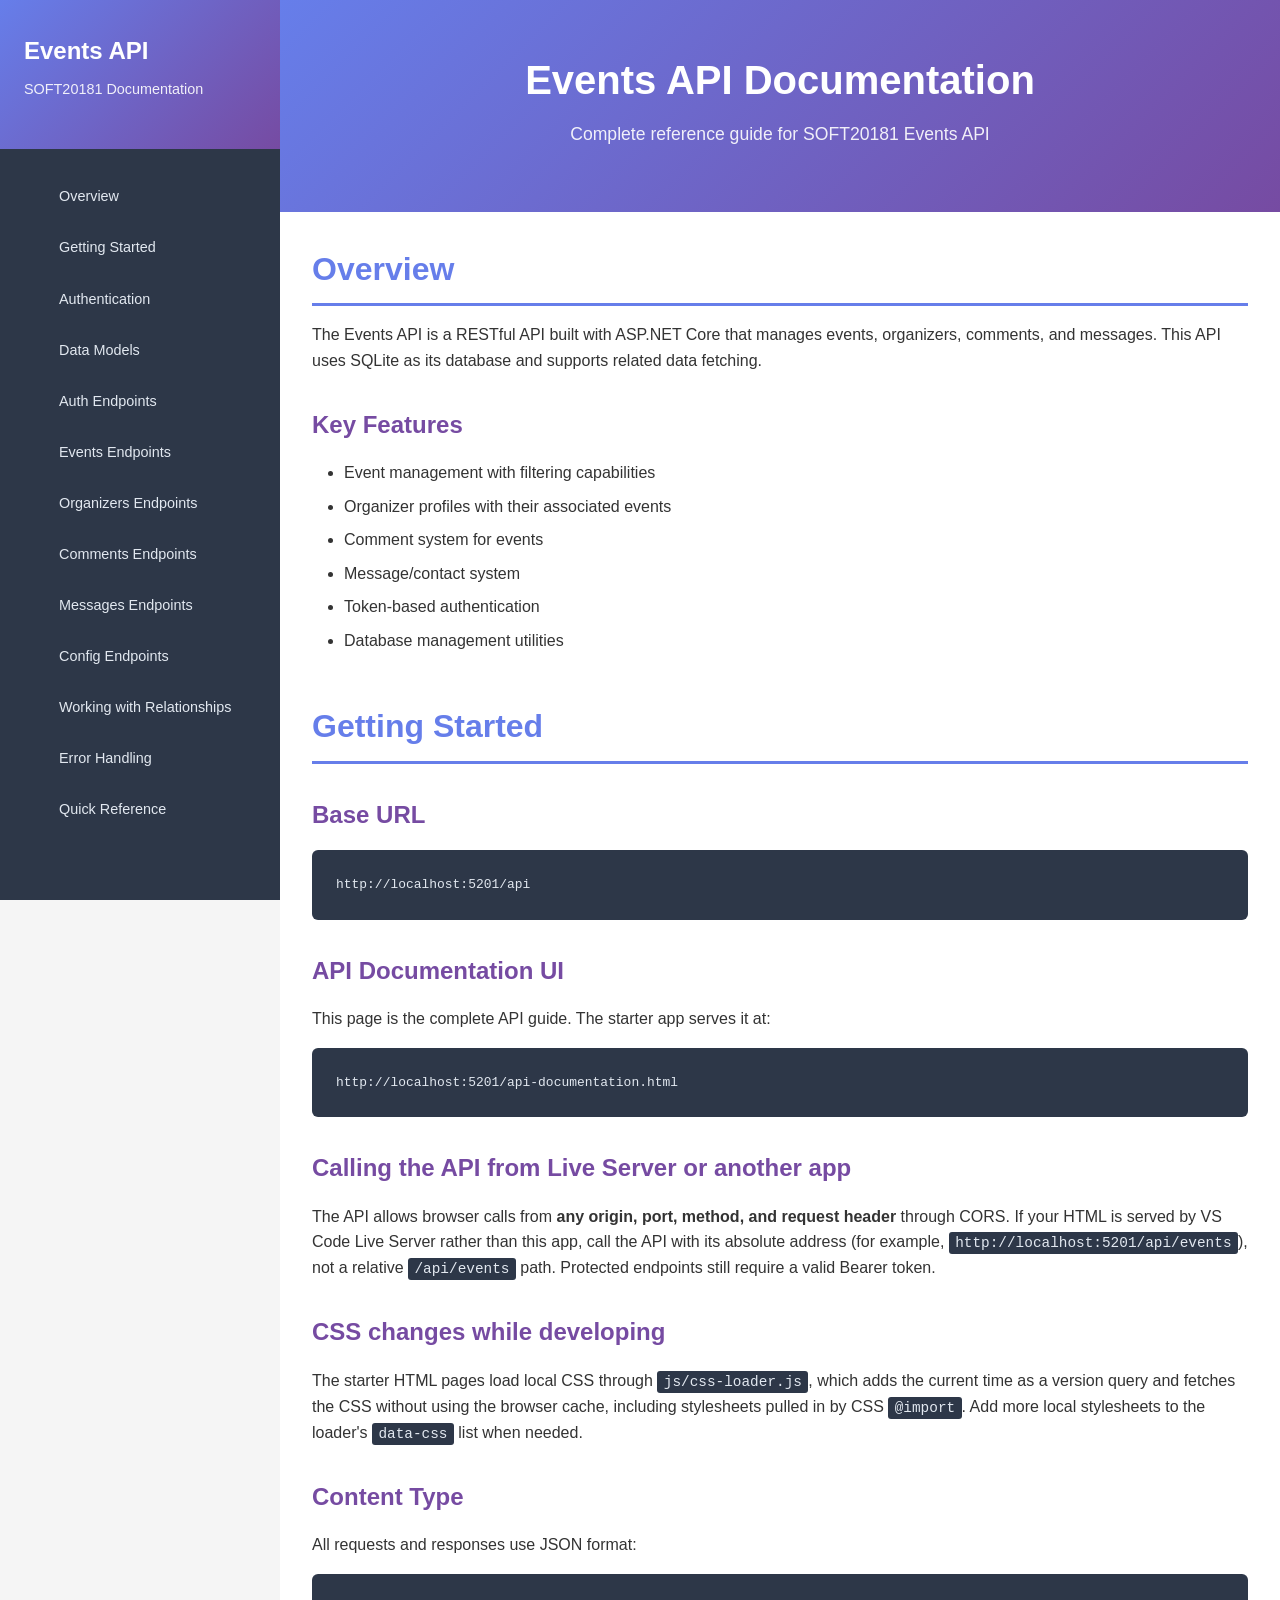
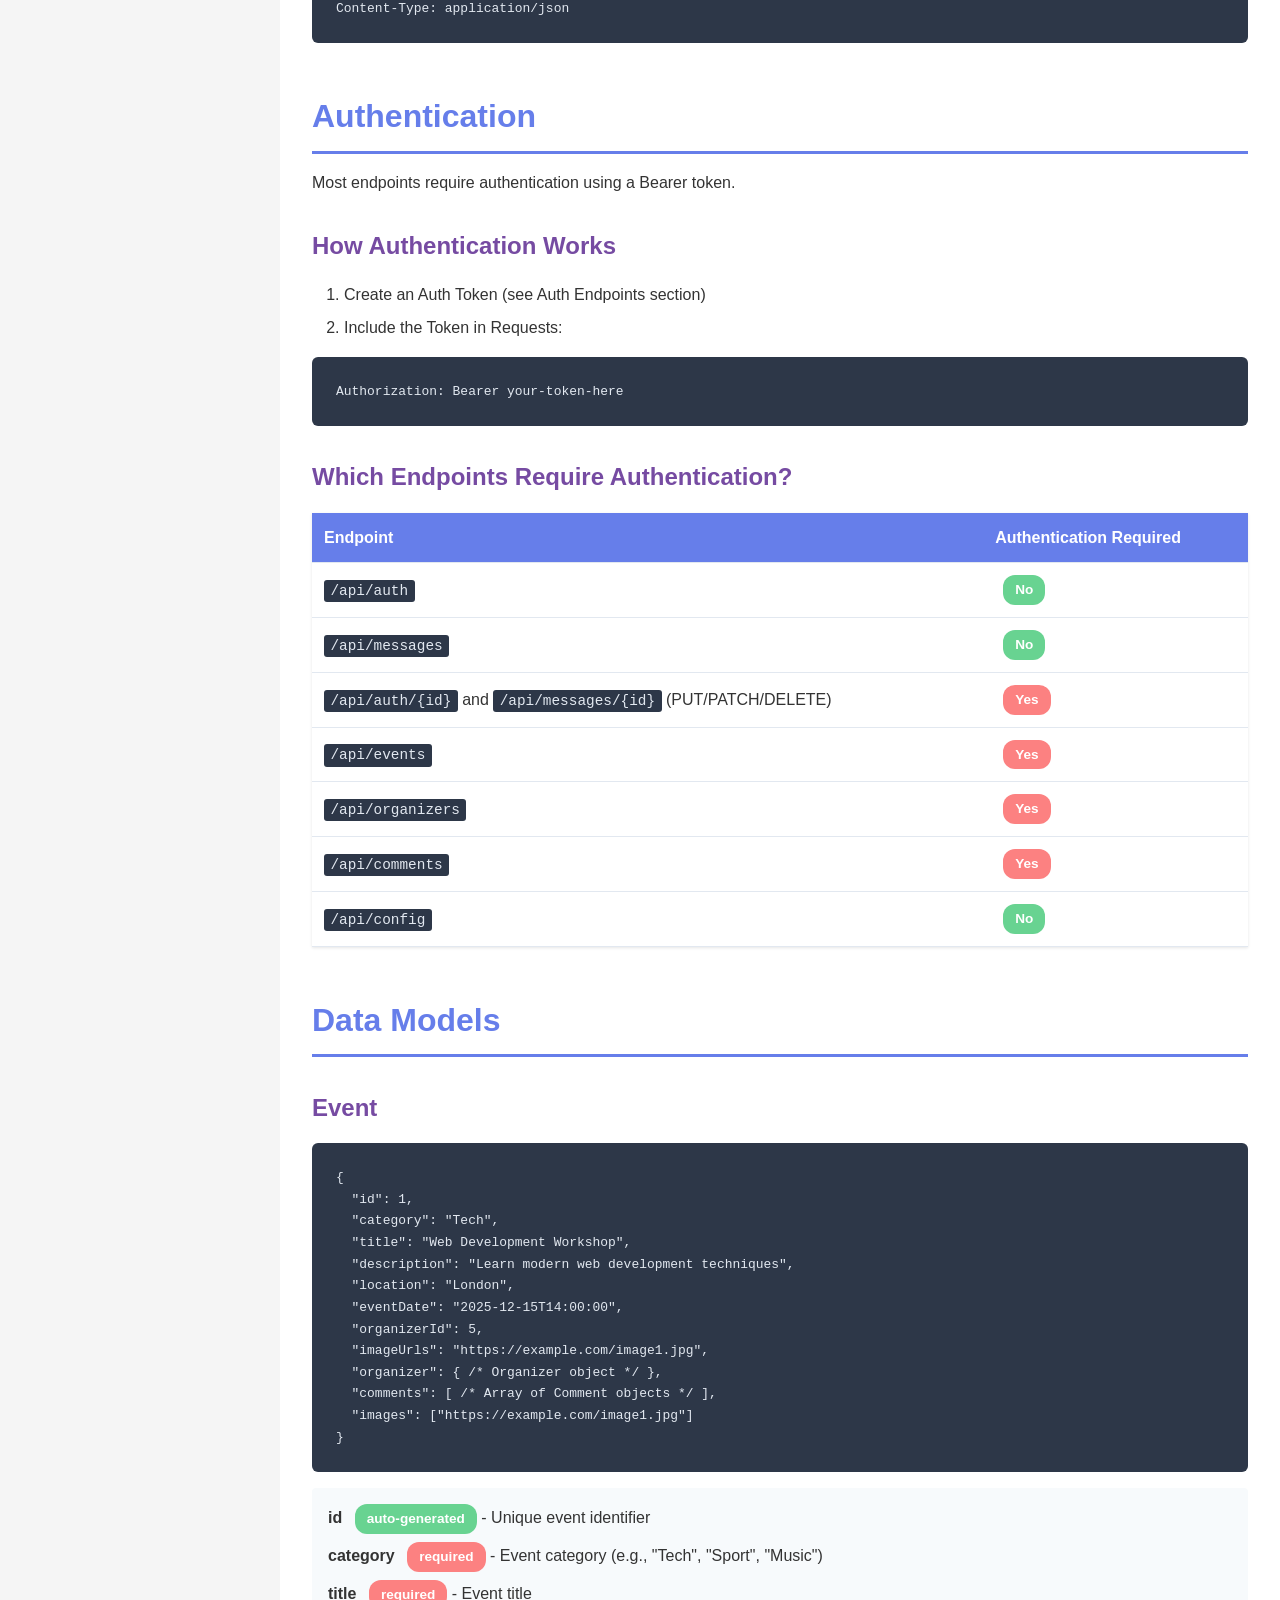
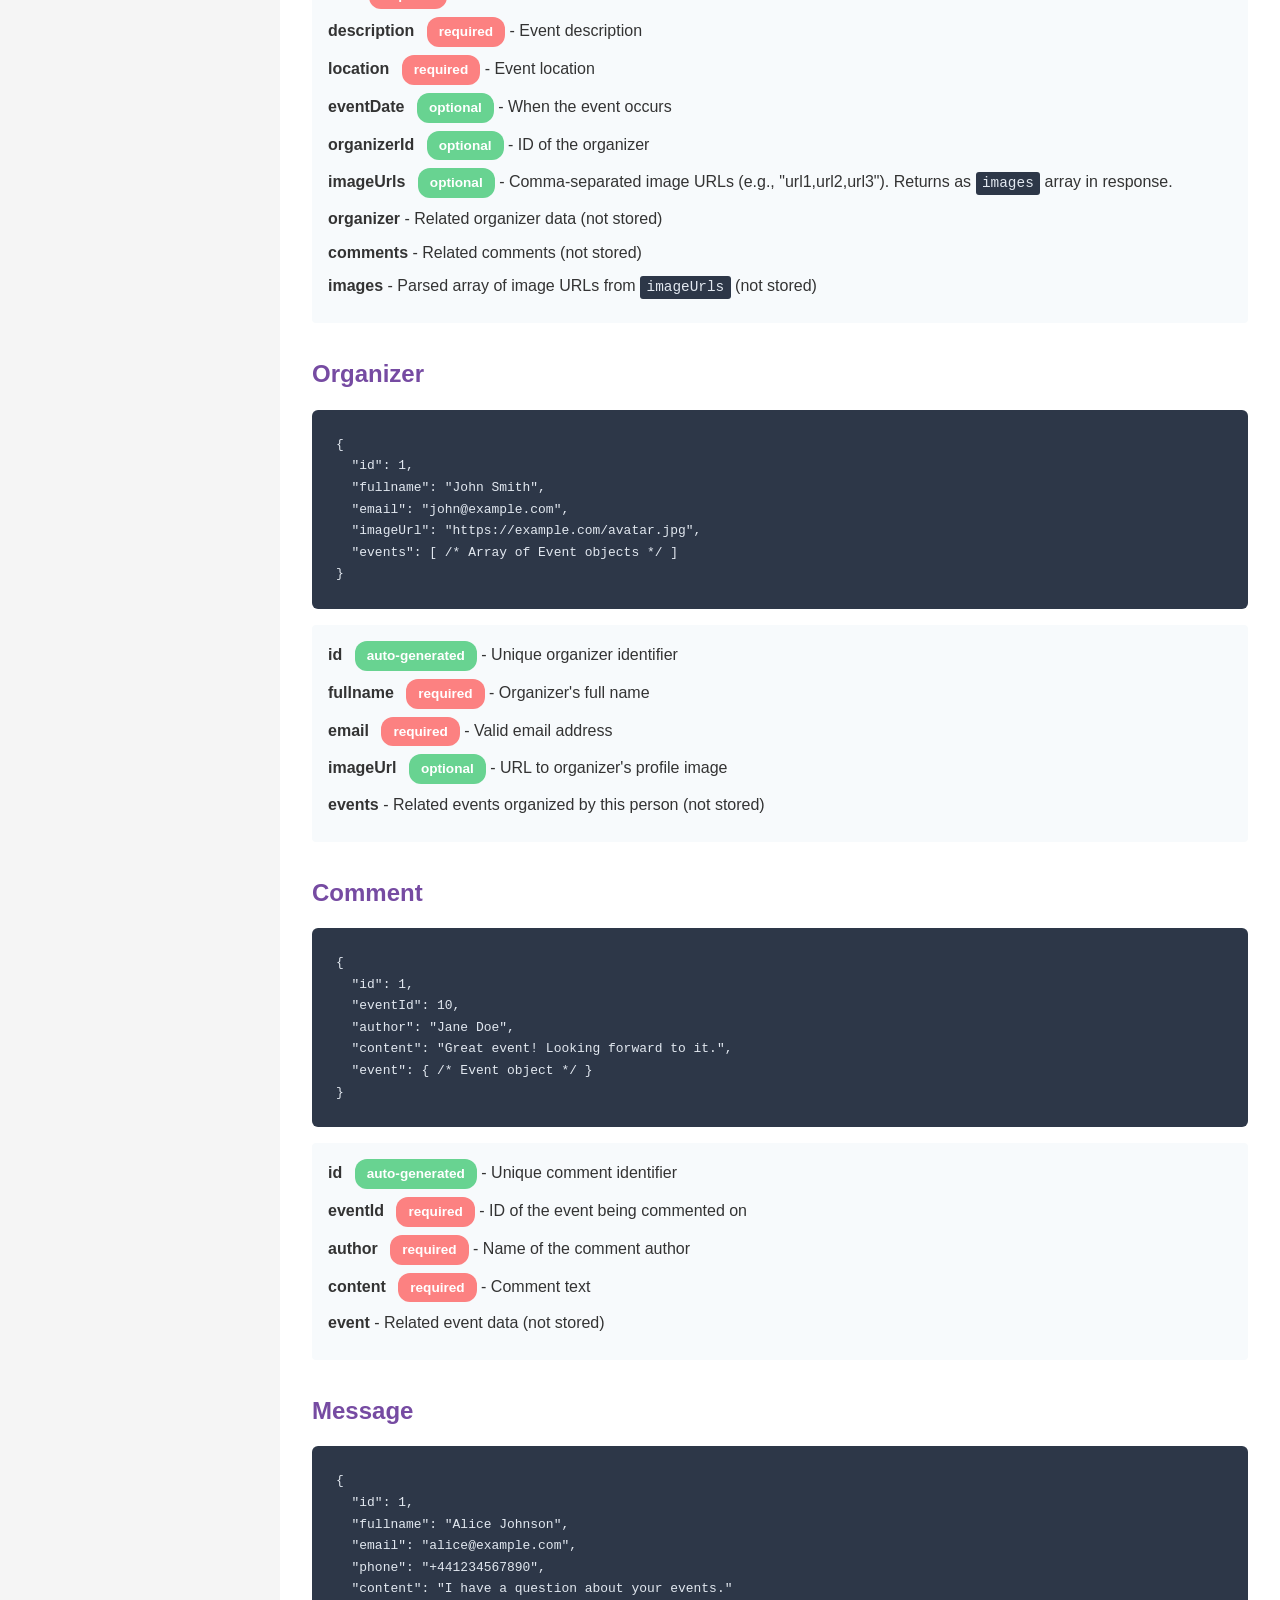
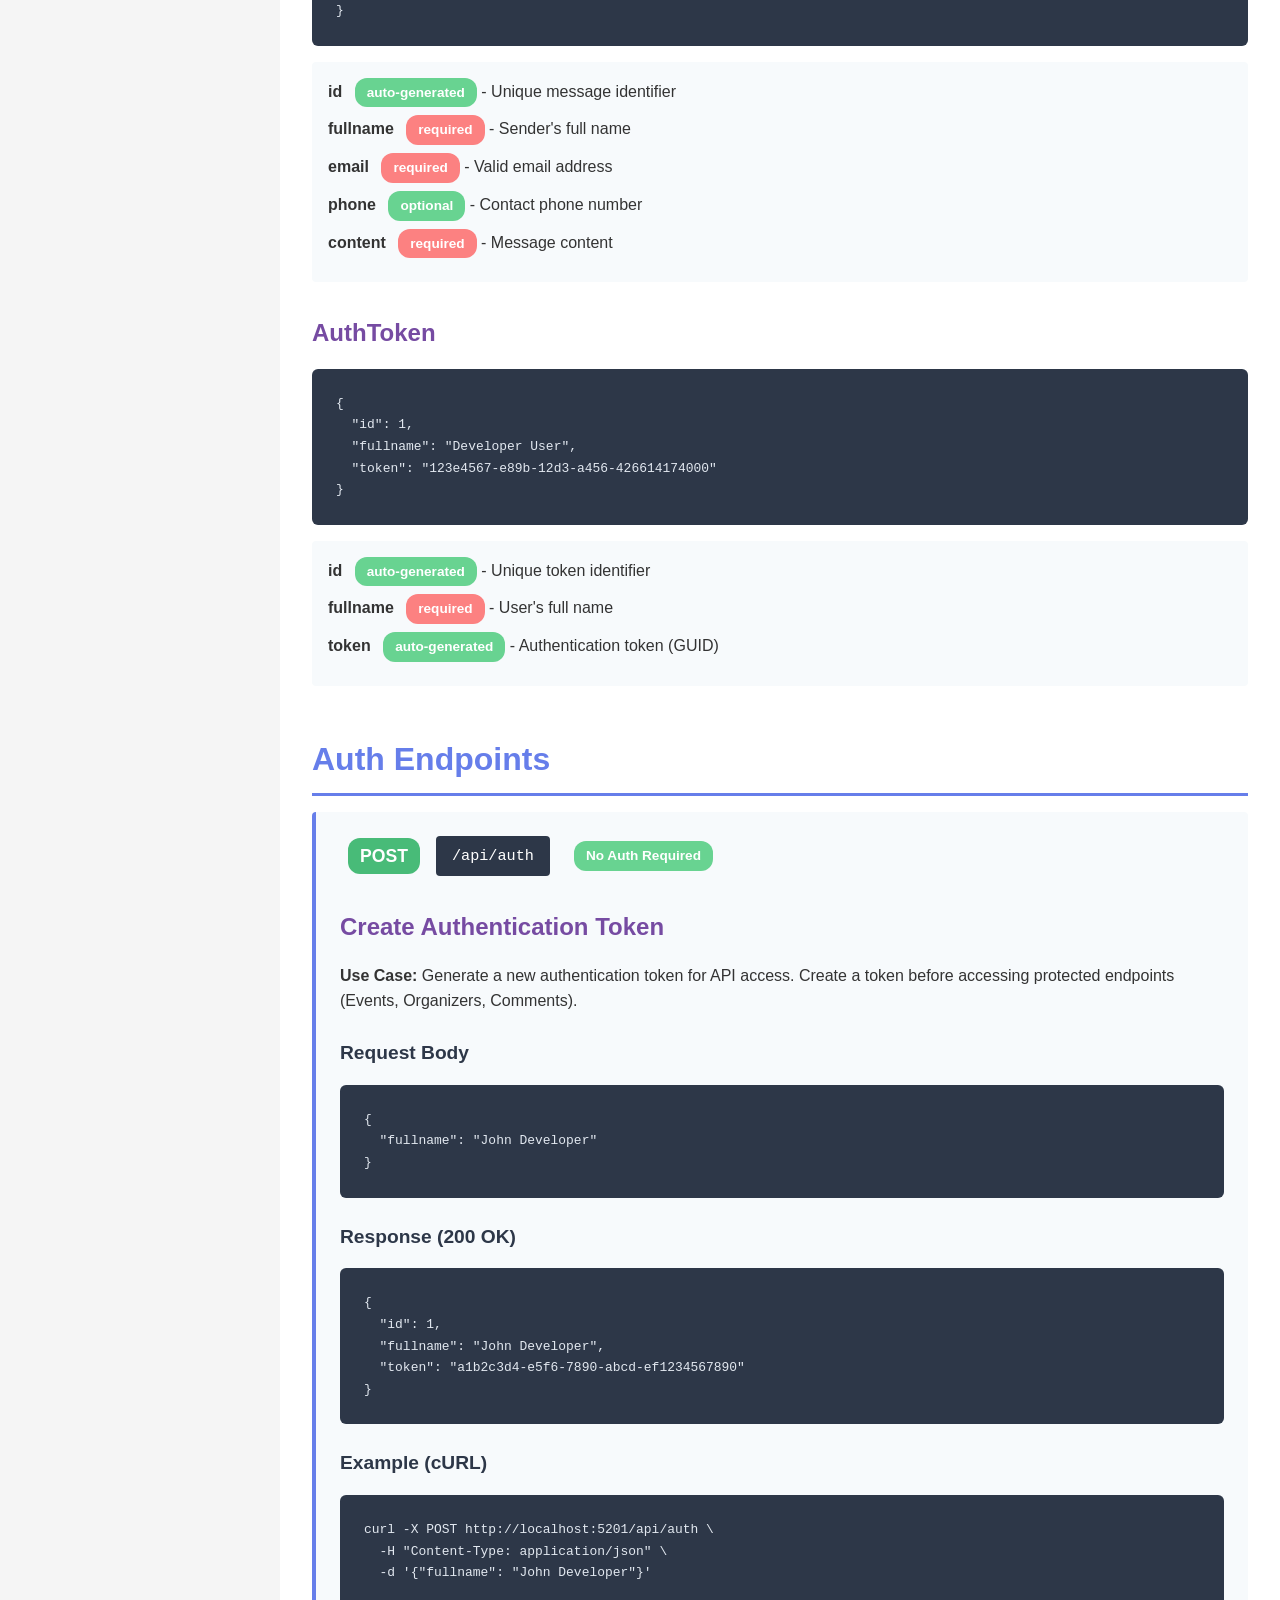
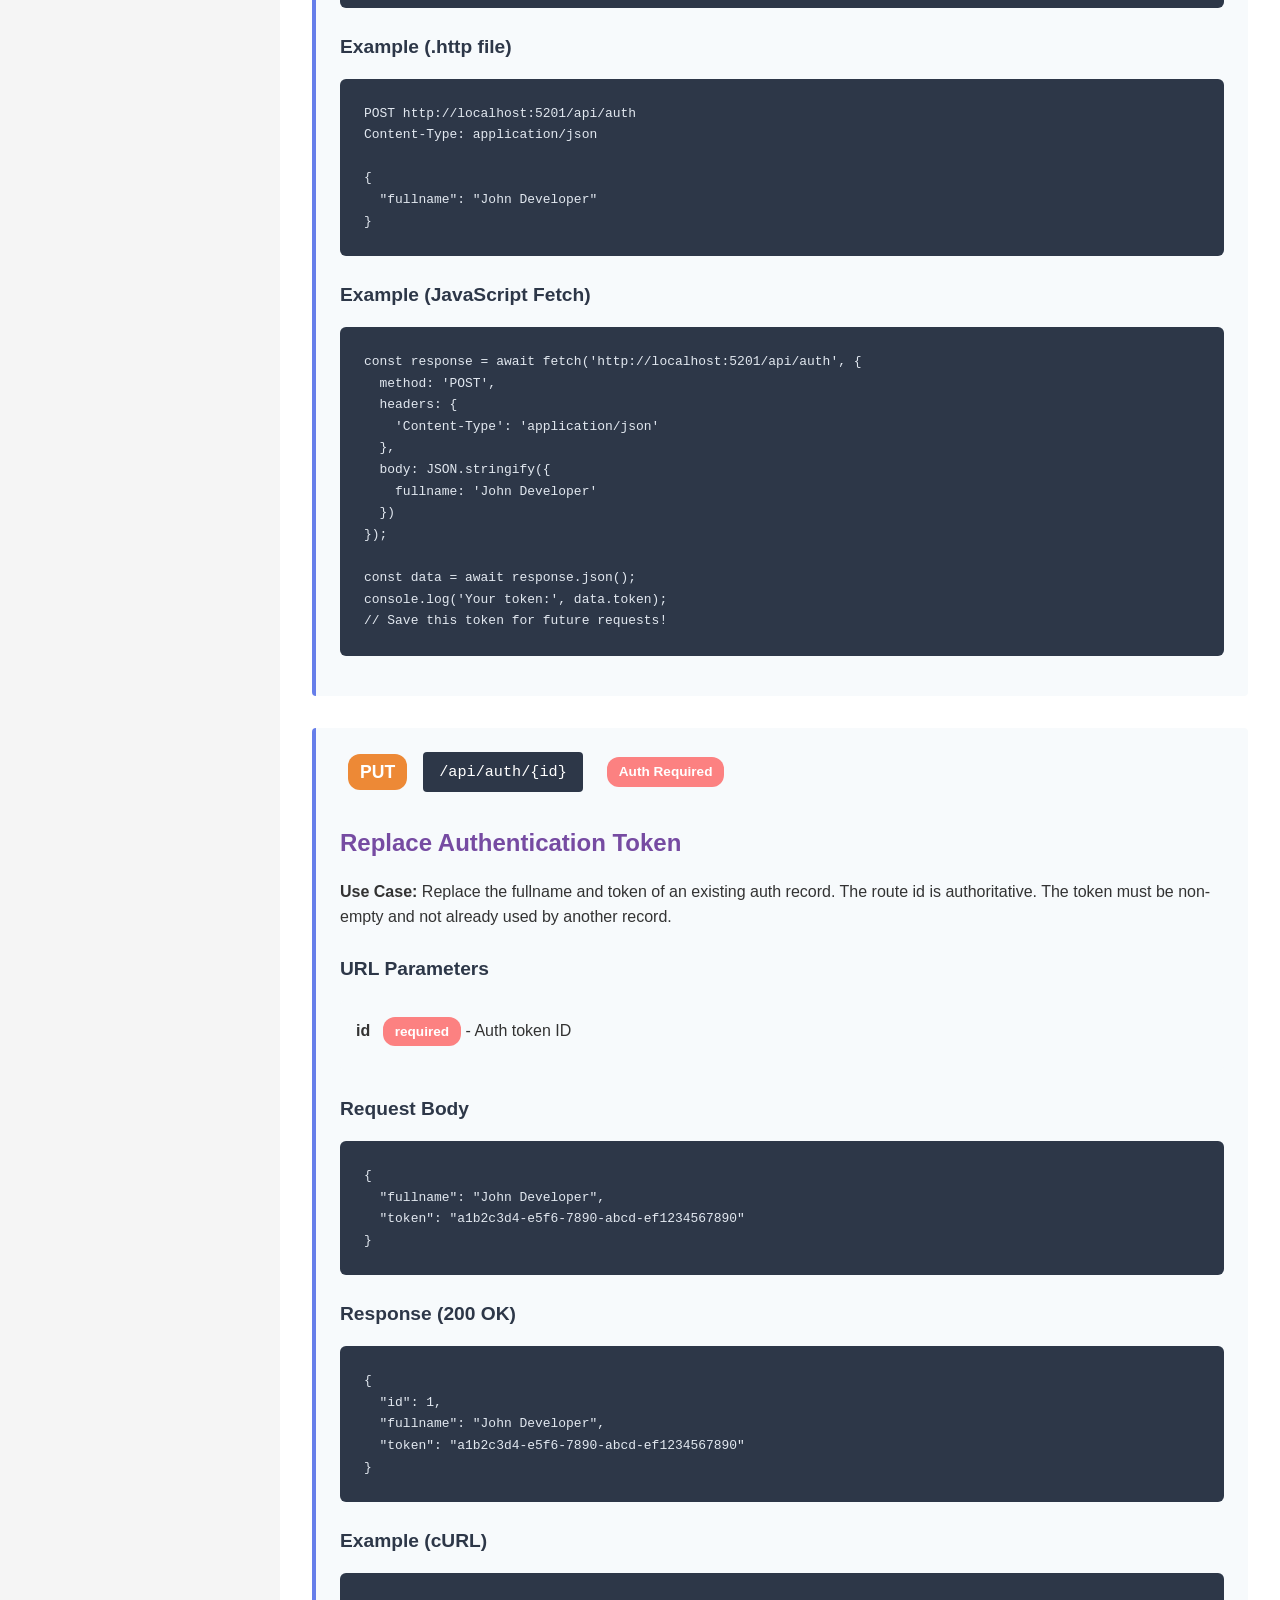
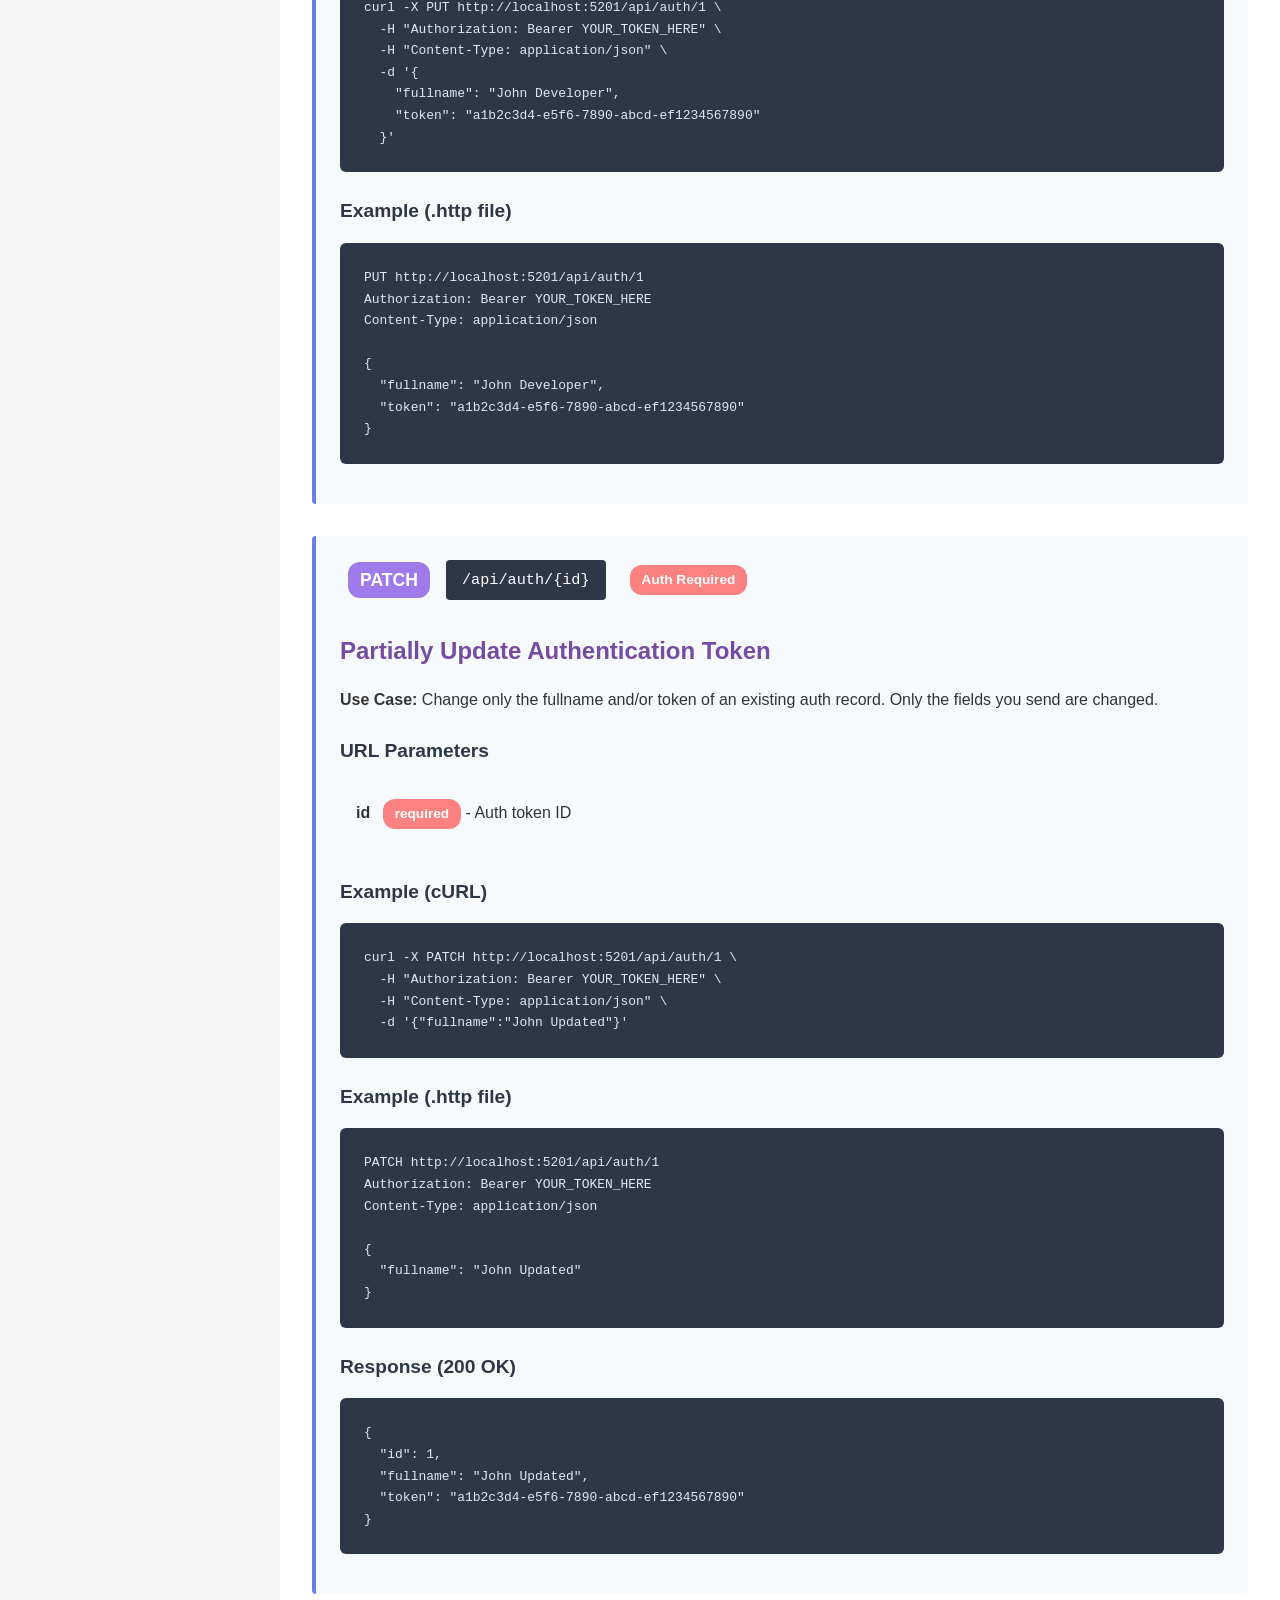
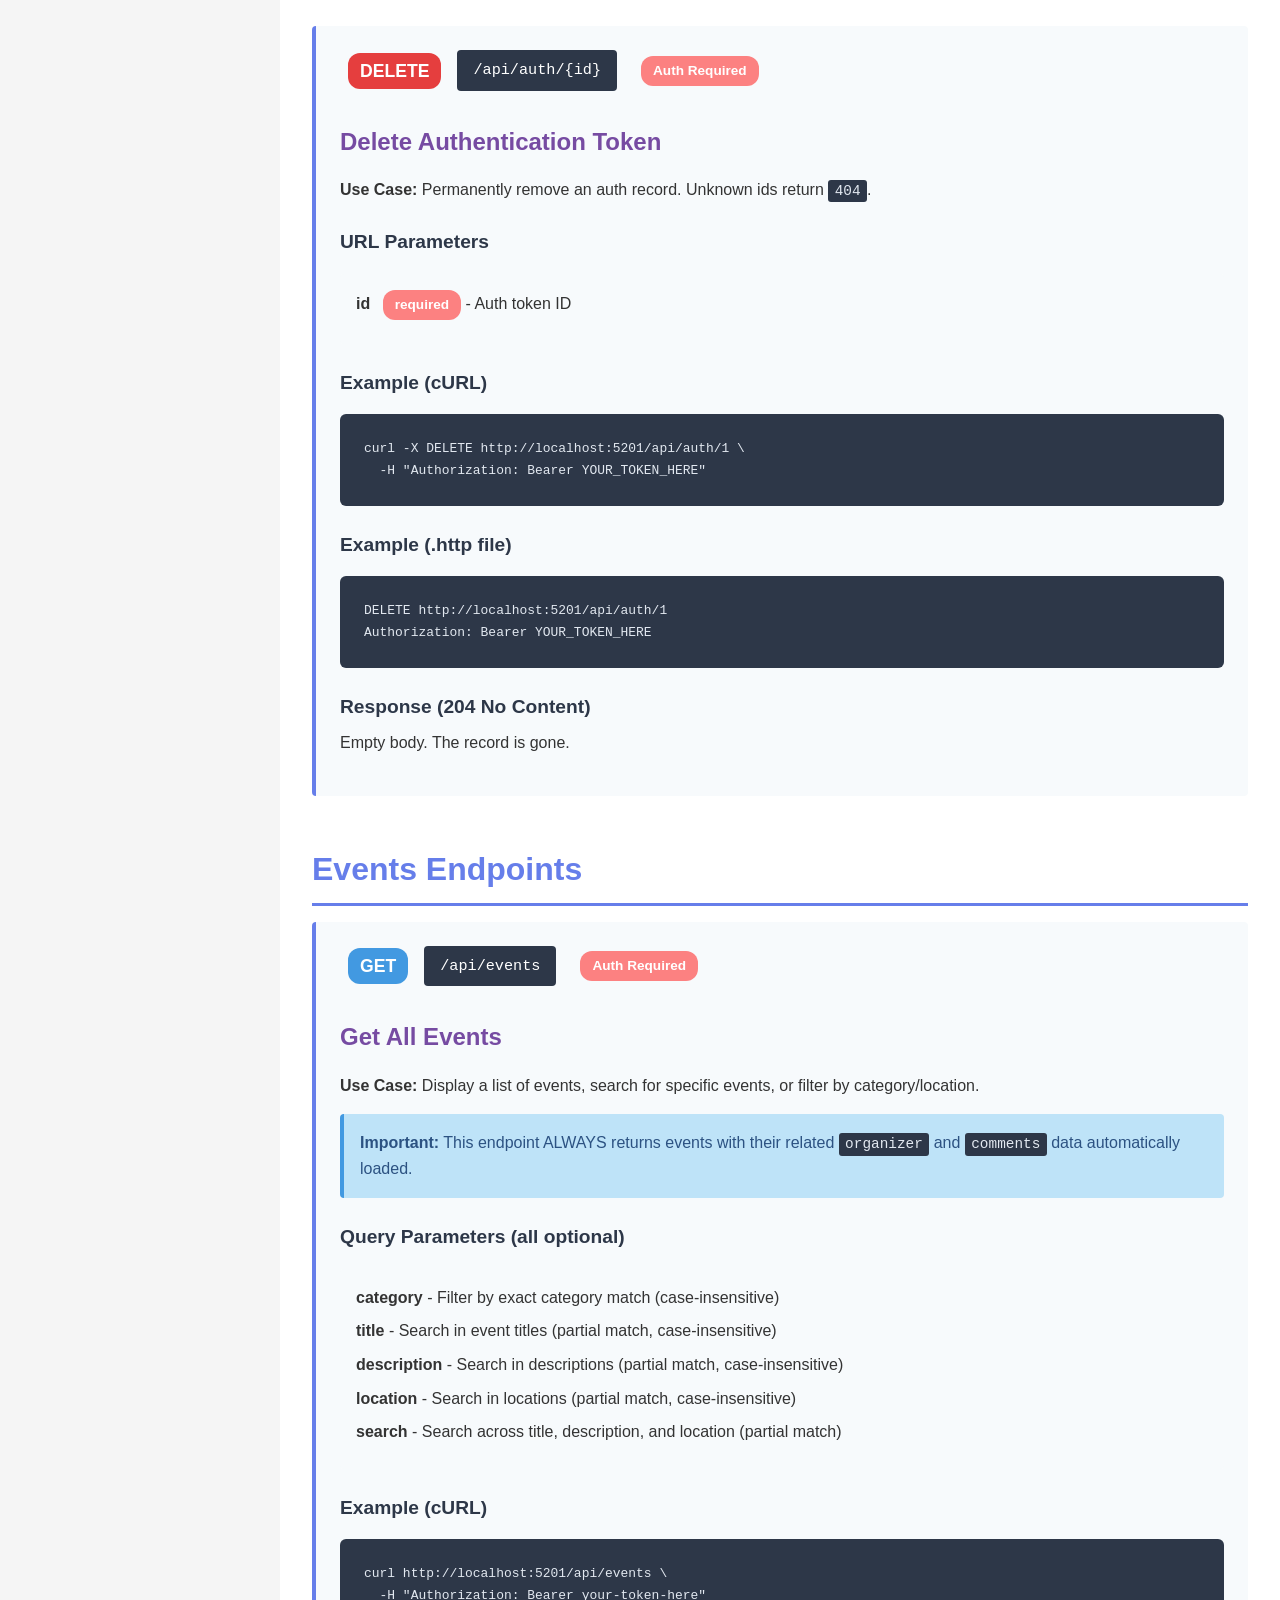
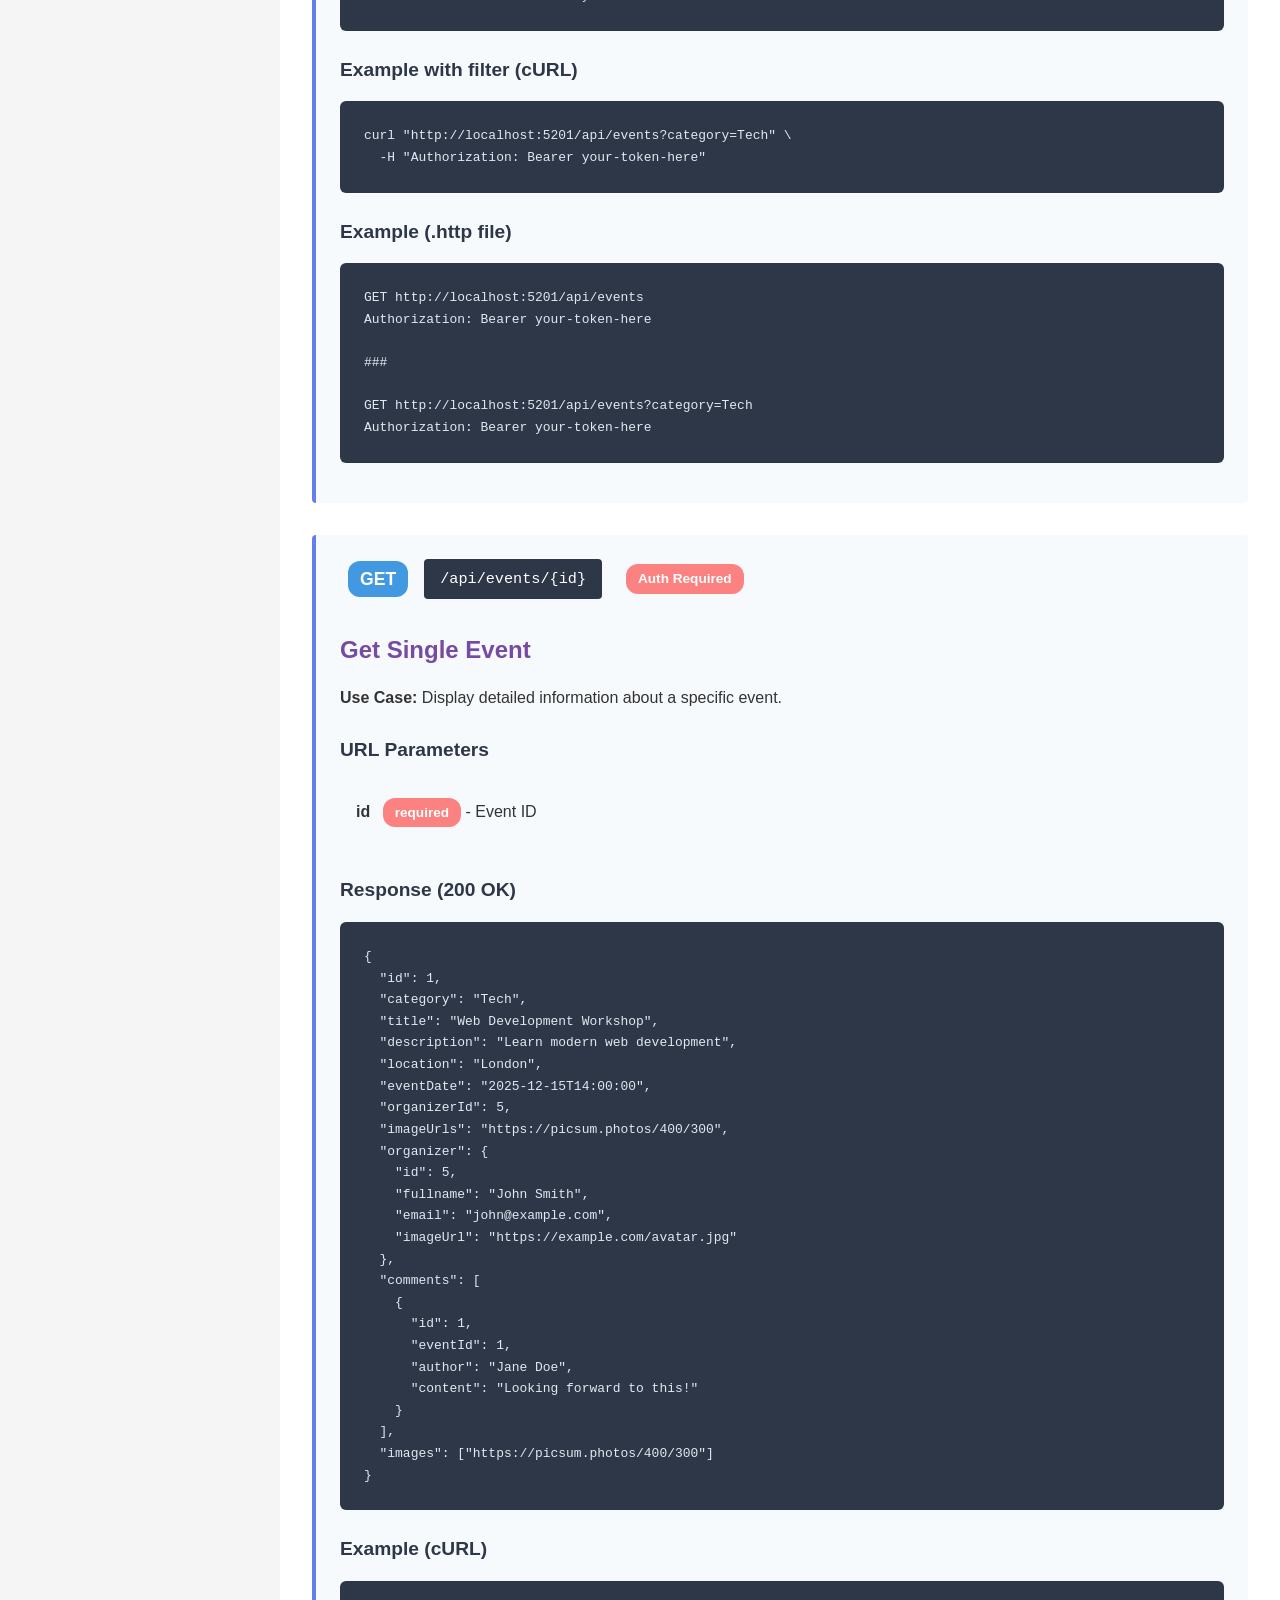
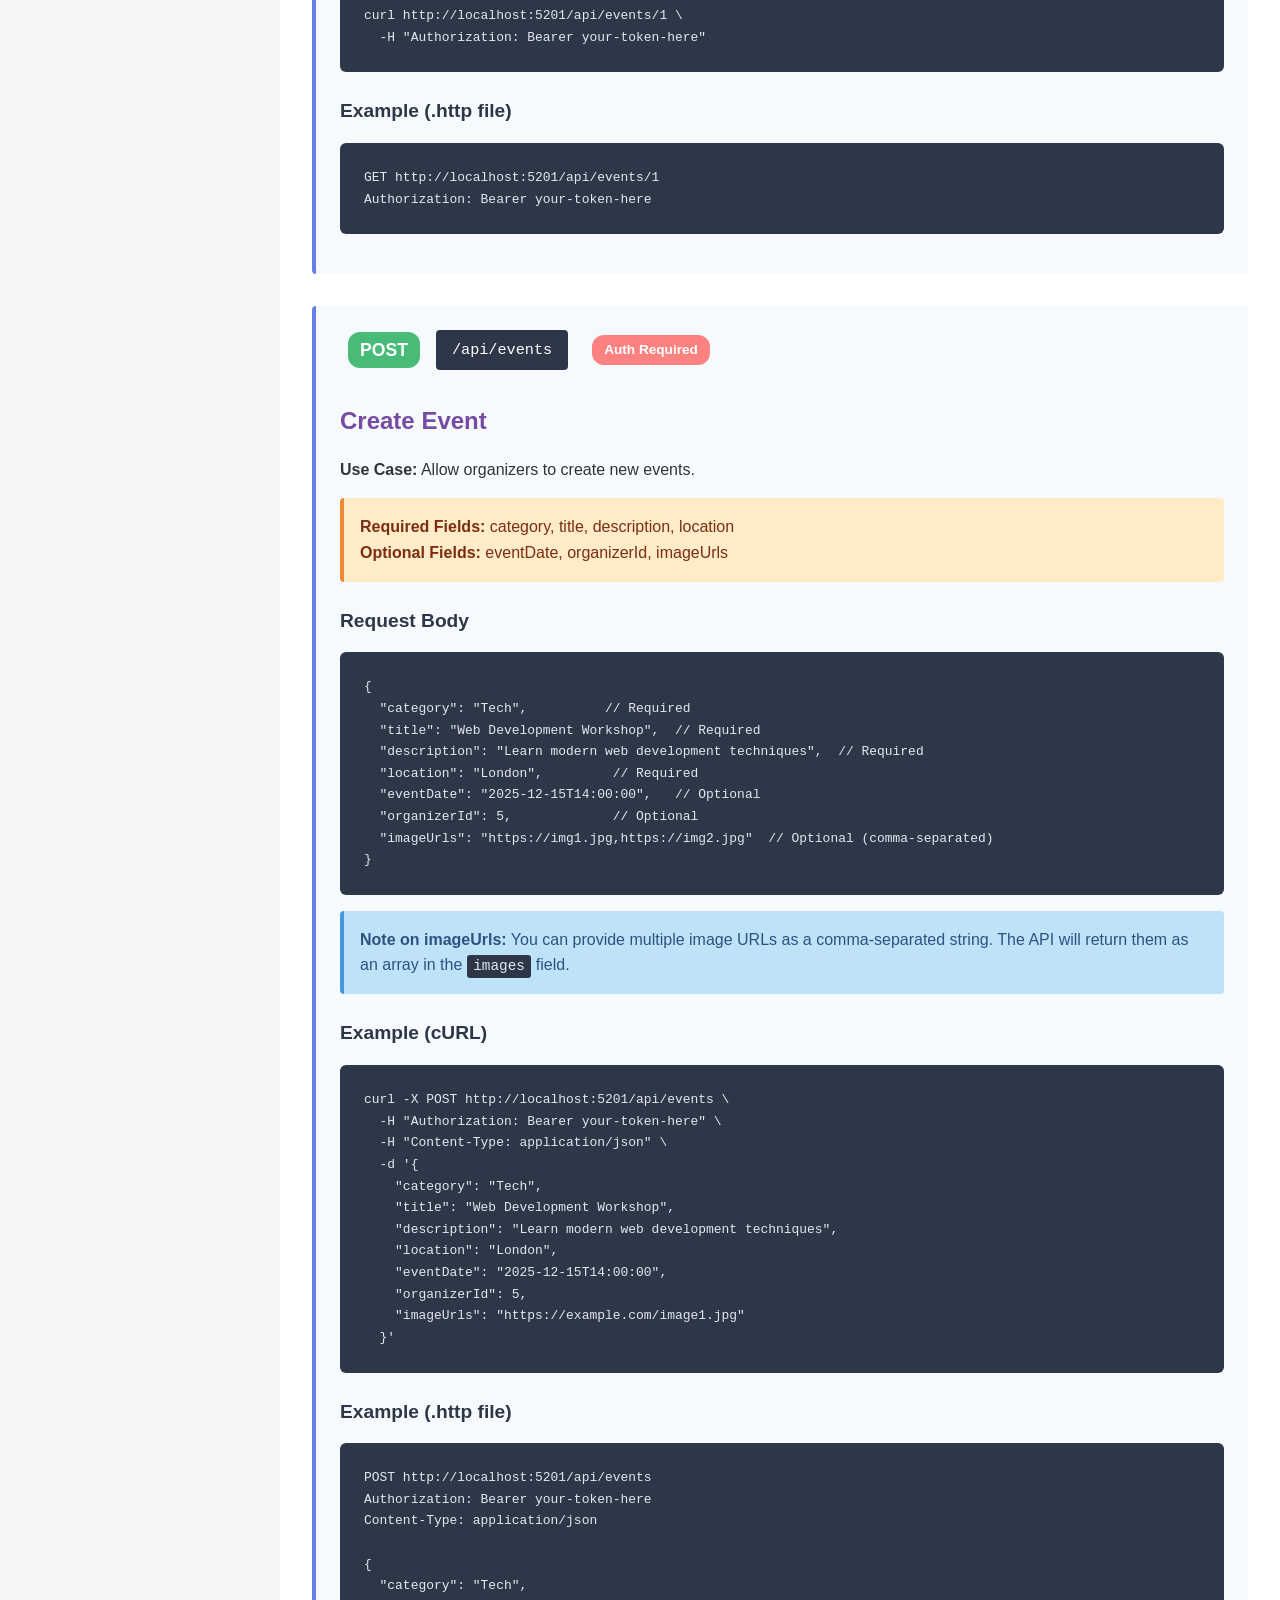
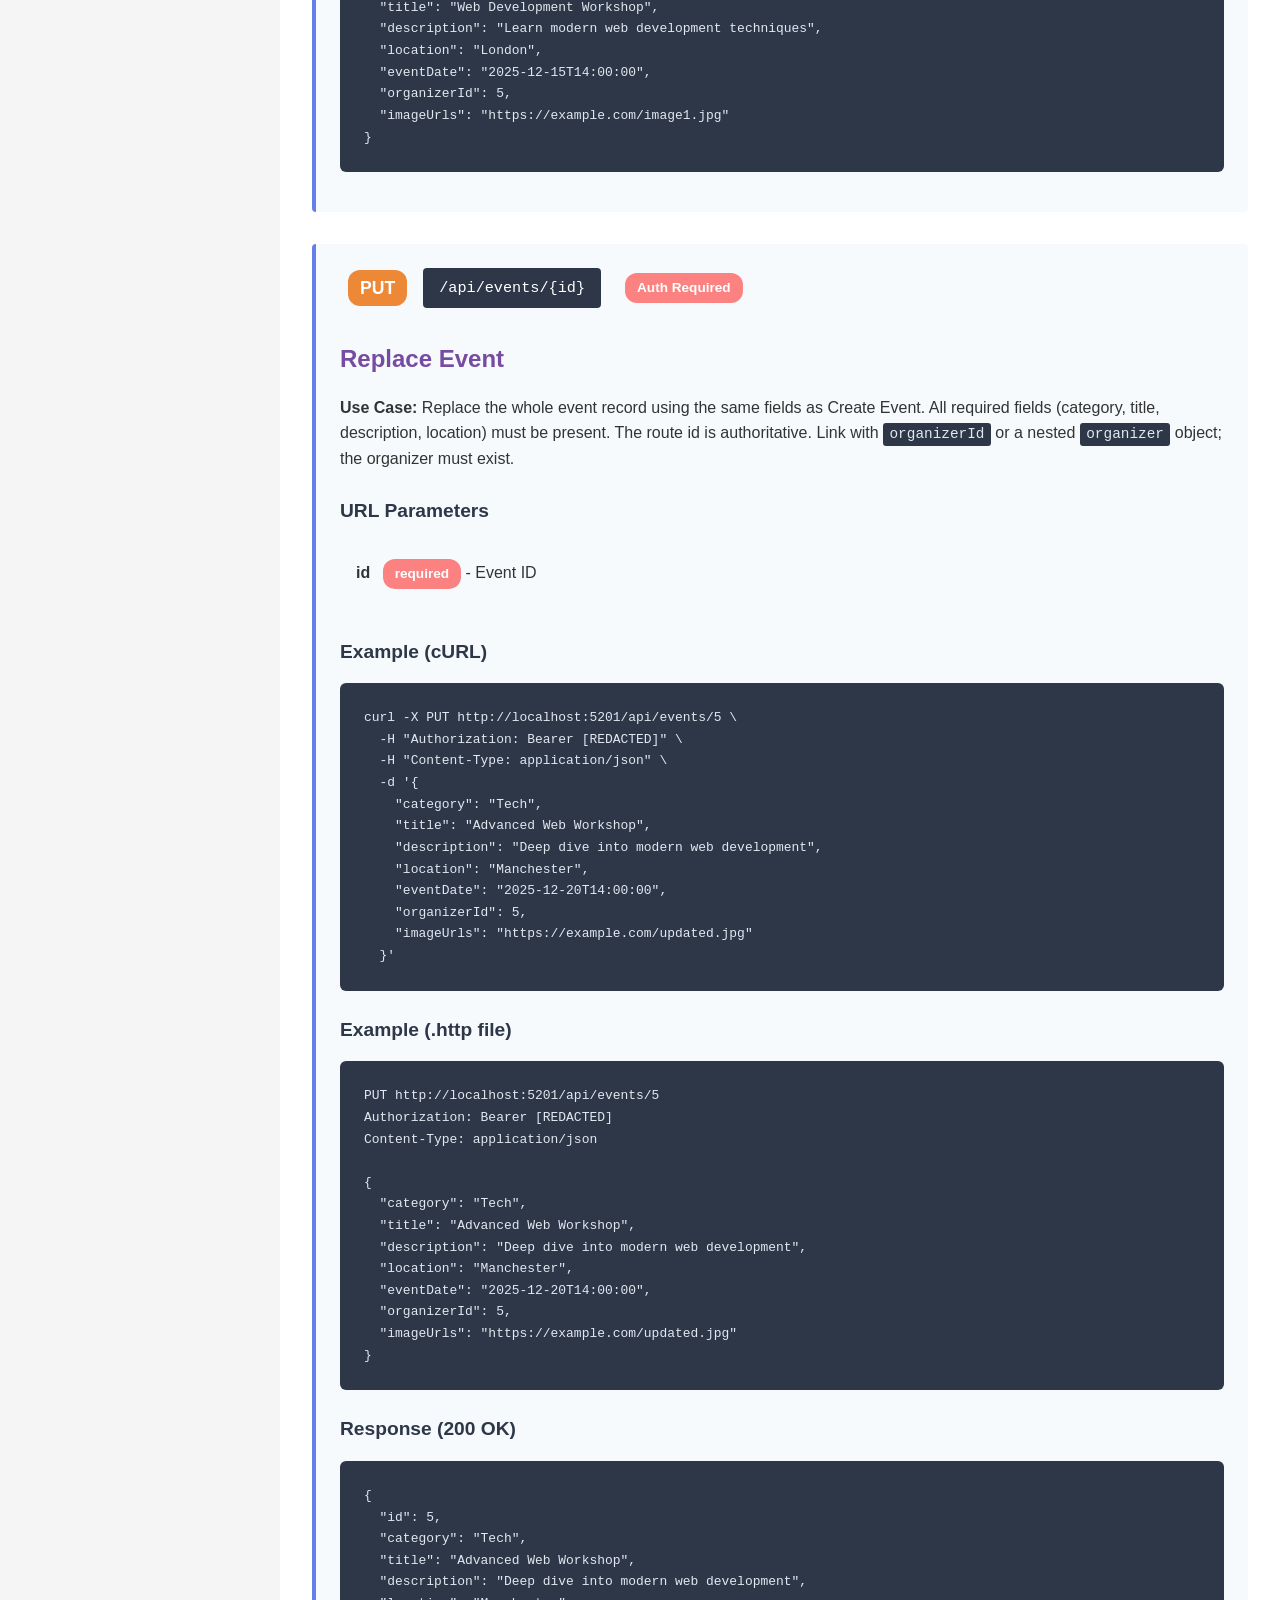
<file: wwwroot/api-documentation.html>
<!DOCTYPE html>
<html lang="en">
<head>
    <meta charset="UTF-8">
    <meta name="viewport" content="width=device-width, initial-scale=1.0">
    <title>Events API Documentation</title>
    <style>
        * {
            margin: 0;
            padding: 0;
            box-sizing: border-box;
        }

        body {
            font-family: -apple-system, BlinkMacSystemFont, 'Segoe UI', Roboto, 'Helvetica Neue', Arial, sans-serif;
            line-height: 1.6;
            color: #333;
            background-color: #f5f5f5;
        }

        .layout {
            display: flex;
            min-height: 100vh;
        }

        /* Sidebar Navigation */
        .sidebar {
            width: 280px;
            background-color: #2d3748;
            color: white;
            position: fixed;
            height: 100vh;
            overflow-y: auto;
            z-index: 1000;
        }

        .sidebar-header {
            background: linear-gradient(135deg, #667eea 0%, #764ba2 100%);
            padding: 2rem 1.5rem;
        }

        .sidebar-header h1 {
            font-size: 1.5rem;
            margin-bottom: 0.5rem;
        }

        .sidebar-header p {
            font-size: 0.9rem;
            opacity: 0.9;
        }

        .sidebar nav {
            padding: 1.5rem 0;
        }

        .sidebar nav ul {
            list-style: none;
        }

        .sidebar nav li {
            margin-bottom: 0.25rem;
        }

        .sidebar nav a {
            display: block;
            color: #e2e8f0;
            text-decoration: none;
            padding: 0.75rem 1.5rem;
            font-size: 0.9rem;
            transition: all 0.3s;
            border-left: 3px solid transparent;
        }

        .sidebar nav a:hover {
            background-color: #4a5568;
            border-left-color: #667eea;
            color: white;
        }

        .sidebar nav a.active {
            background-color: #4a5568;
            border-left-color: #667eea;
            color: white;
        }

        /* Main Content */
        .main-content {
            margin-left: 280px;
            flex: 1;
            background-color: white;
            min-height: 100vh;
        }

        header {
            background: linear-gradient(135deg, #667eea 0%, #764ba2 100%);
            color: white;
            padding: 3rem 2rem;
            text-align: center;
        }

        header h1 {
            font-size: 2.5rem;
            margin-bottom: 0.5rem;
        }

        header p {
            font-size: 1.1rem;
            opacity: 0.9;
        }

        main {
            padding: 2rem;
            max-width: 1200px;
        }

        section {
            margin-bottom: 3rem;
            scroll-margin-top: 2rem;
        }

        h2 {
            color: #667eea;
            font-size: 2rem;
            margin-bottom: 1rem;
            padding-bottom: 0.5rem;
            border-bottom: 3px solid #667eea;
        }

        h3 {
            color: #764ba2;
            font-size: 1.5rem;
            margin-top: 2rem;
            margin-bottom: 1rem;
        }

        h4 {
            color: #2d3748;
            font-size: 1.2rem;
            margin-top: 1.5rem;
            margin-bottom: 0.5rem;
        }

        h5 {
            color: #4a5568;
            font-size: 1rem;
            margin-top: 1rem;
            margin-bottom: 0.5rem;
        }

        p {
            margin-bottom: 1rem;
        }

        .badge {
            display: inline-block;
            padding: 0.25rem 0.75rem;
            border-radius: 12px;
            font-size: 0.85rem;
            font-weight: 600;
            margin-left: 0.5rem;
        }

        .badge-required {
            background-color: #fc8181;
            color: white;
        }

        .badge-optional {
            background-color: #68d391;
            color: white;
        }

        .badge-get {
            background-color: #4299e1;
            color: white;
        }

        .badge-post {
            background-color: #48bb78;
            color: white;
        }

        .badge-put {
            background-color: #ed8936;
            color: white;
        }

        .badge-patch {
            background-color: #9f7aea;
            color: white;
        }

        .badge-delete {
            background-color: #e53e3e;
            color: white;
        }

        .badge-auth-yes {
            background-color: #fc8181;
            color: white;
        }

        .badge-auth-no {
            background-color: #68d391;
            color: white;
        }

        .endpoint-card {
            background-color: #f7fafc;
            border-left: 4px solid #667eea;
            padding: 1.5rem;
            margin-bottom: 2rem;
            border-radius: 4px;
        }

        .endpoint-header {
            display: flex;
            align-items: center;
            gap: 1rem;
            margin-bottom: 1rem;
            flex-wrap: wrap;
        }

        .endpoint-method {
            font-weight: 700;
            font-size: 1.1rem;
        }

        .endpoint-path {
            font-family: 'Courier New', monospace;
            background-color: #2d3748;
            color: white;
            padding: 0.5rem 1rem;
            border-radius: 4px;
            font-size: 0.95rem;
        }

        pre {
            background-color: #2d3748;
            color: #e2e8f0;
            padding: 1.5rem;
            border-radius: 6px;
            overflow-x: auto;
            margin: 1rem 0;
            font-family: 'Courier New', monospace;
            font-size: 0.9rem;
            line-height: 1.5;
        }

        code {
            background-color: #2d3748;
            color: #e2e8f0;
            padding: 0.2rem 0.4rem;
            border-radius: 3px;
            font-family: 'Courier New', monospace;
            font-size: 0.9em;
        }

        pre code {
            background: none;
            padding: 0;
        }

        table {
            width: 100%;
            border-collapse: collapse;
            margin: 1rem 0;
            background-color: white;
            box-shadow: 0 1px 3px rgba(0,0,0,0.1);
        }

        th, td {
            padding: 0.75rem;
            text-align: left;
            border-bottom: 1px solid #e2e8f0;
        }

        th {
            background-color: #667eea;
            color: white;
            font-weight: 600;
        }

        tr:hover {
            background-color: #f7fafc;
        }

        .alert {
            padding: 1rem;
            border-radius: 4px;
            margin: 1rem 0;
        }

        .alert-info {
            background-color: #bee3f8;
            border-left: 4px solid #4299e1;
            color: #2c5282;
        }

        .alert-warning {
            background-color: #feebc8;
            border-left: 4px solid #ed8936;
            color: #7c2d12;
        }

        .alert-success {
            background-color: #c6f6d5;
            border-left: 4px solid #48bb78;
            color: #22543d;
        }

        .comparison {
            display: grid;
            grid-template-columns: 1fr 1fr;
            gap: 1rem;
            margin: 1rem 0;
        }

        @media (max-width: 768px) {
            .comparison {
                grid-template-columns: 1fr;
            }
        }

        .comparison-card {
            background-color: #f7fafc;
            padding: 1rem;
            border-radius: 4px;
            border: 2px solid #e2e8f0;
        }

        .comparison-card h4 {
            margin-top: 0;
        }

        ul, ol {
            margin-left: 2rem;
            margin-bottom: 1rem;
        }

        li {
            margin-bottom: 0.5rem;
        }

        .field-list {
            background-color: #f7fafc;
            padding: 1rem;
            border-radius: 4px;
            margin: 1rem 0;
        }

        .field-list p {
            margin-bottom: 0.5rem;
        }

        footer {
            background-color: #2d3748;
            color: white;
            text-align: center;
            padding: 2rem;
            margin-top: 3rem;
        }

        .back-to-top {
            position: fixed;
            bottom: 2rem;
            right: 2rem;
            background-color: #667eea;
            color: white;
            width: 50px;
            height: 50px;
            border-radius: 50%;
            display: flex;
            align-items: center;
            justify-content: center;
            text-decoration: none;
            box-shadow: 0 4px 6px rgba(0,0,0,0.1);
            transition: background-color 0.3s;
            z-index: 999;
        }

        .back-to-top:hover {
            background-color: #764ba2;
        }

        .quick-ref {
            background: linear-gradient(135deg, #667eea15 0%, #764ba215 100%);
            padding: 1.5rem;
            border-radius: 8px;
            margin: 2rem 0;
        }

        /* Mobile responsive */
        @media (max-width: 1024px) {
            .sidebar {
                transform: translateX(-100%);
                transition: transform 0.3s;
            }

            .sidebar.open {
                transform: translateX(0);
            }

            .main-content {
                margin-left: 0;
            }

            .menu-toggle {
                display: block;
                position: fixed;
                top: 1rem;
                left: 1rem;
                z-index: 1001;
                background-color: #667eea;
                color: white;
                border: none;
                padding: 0.5rem 1rem;
                border-radius: 4px;
                cursor: pointer;
            }
        }

        .menu-toggle {
            display: none;
        }
    </style>
</head>
<body>
    <div class="layout">
        <!-- Sidebar Navigation -->
        <aside class="sidebar" id="sidebar">
            <div class="sidebar-header">
                <h1>Events API</h1>
                <p>SOFT20181 Documentation</p>
            </div>
            <nav>
                <ul>
                    <li><a href="#overview">Overview</a></li>
                    <li><a href="#getting-started">Getting Started</a></li>
                    <li><a href="#authentication">Authentication</a></li>
                    <li><a href="#data-models">Data Models</a></li>
                    <li><a href="#auth-endpoints">Auth Endpoints</a></li>
                    <li><a href="#events-endpoints">Events Endpoints</a></li>
                    <li><a href="#organizers-endpoints">Organizers Endpoints</a></li>
                    <li><a href="#comments-endpoints">Comments Endpoints</a></li>
                    <li><a href="#messages-endpoints">Messages Endpoints</a></li>
                    <li><a href="#config-endpoints">Config Endpoints</a></li>
                    <li><a href="#relationships">Working with Relationships</a></li>
                    <li><a href="#errors">Error Handling</a></li>
                    <li><a href="#quick-reference">Quick Reference</a></li>
                </ul>
            </nav>
        </aside>

        <!-- Main Content -->
        <div class="main-content">
            <button class="menu-toggle" id="menuToggle">Menu</button>

            <header>
                <h1>Events API Documentation</h1>
                <p>Complete reference guide for SOFT20181 Events API</p>
            </header>

            <main>
                <!-- Overview Section -->
                <section id="overview">
                    <h2>Overview</h2>
                    <p>The Events API is a RESTful API built with ASP.NET Core that manages events, organizers, comments, and messages. This API uses SQLite as its database and supports related data fetching.</p>

                    <h3>Key Features</h3>
                    <ul>
                        <li>Event management with filtering capabilities</li>
                        <li>Organizer profiles with their associated events</li>
                        <li>Comment system for events</li>
                        <li>Message/contact system</li>
                        <li>Token-based authentication</li>
                        <li>Database management utilities</li>
                    </ul>
                </section>

                <!-- Getting Started Section -->
                <section id="getting-started">
                    <h2>Getting Started</h2>

                    <h3>Base URL</h3>
                    <pre><code>http://localhost:5201/api</code></pre>

                    <h3>API Documentation UI</h3>
                    <p>This page is the complete API guide. The starter app serves it at:</p>
                    <pre><code>http://localhost:5201/api-documentation.html</code></pre>

                    <h3>Calling the API from Live Server or another app</h3>
                    <p>The API allows browser calls from <strong>any origin, port, method, and request header</strong> through CORS. If your HTML is served by VS Code Live Server rather than this app, call the API with its absolute address (for example, <code>http://localhost:5201/api/events</code>), not a relative <code>/api/events</code> path. Protected endpoints still require a valid Bearer token.</p>

                    <h3>CSS changes while developing</h3>
                    <p>The starter HTML pages load local CSS through <code>js/css-loader.js</code>, which adds the current time as a version query and fetches the CSS without using the browser cache, including stylesheets pulled in by CSS <code>@import</code>. Add more local stylesheets to the loader's <code>data-css</code> list when needed.</p>

                    <h3>Content Type</h3>
                    <p>All requests and responses use JSON format:</p>
                    <pre><code>Content-Type: application/json</code></pre>
                </section>

                <!-- Authentication Section -->
                <section id="authentication">
                    <h2>Authentication</h2>
                    <p>Most endpoints require authentication using a Bearer token.</p>

                    <h3>How Authentication Works</h3>
                    <ol>
                        <li>Create an Auth Token (see Auth Endpoints section)</li>
                        <li>Include the Token in Requests:</li>
                    </ol>
                    <pre><code>Authorization: Bearer your-token-here</code></pre>

                    <h3>Which Endpoints Require Authentication?</h3>
                    <table>
                        <thead>
                            <tr>
                                <th>Endpoint</th>
                                <th>Authentication Required</th>
                            </tr>
                        </thead>
                        <tbody>
                            <tr>
                                <td><code>/api/auth</code></td>
                                <td><span class="badge badge-auth-no">No</span></td>
                            </tr>
                            <tr>
                                <td><code>/api/messages</code></td>
                                <td><span class="badge badge-auth-no">No</span></td>
                            </tr>
                            <tr>
                                <td><code>/api/auth/{id}</code> and <code>/api/messages/{id}</code> (PUT/PATCH/DELETE)</td>
                                <td><span class="badge badge-auth-yes">Yes</span></td>
                            </tr>
                            <tr>
                                <td><code>/api/events</code></td>
                                <td><span class="badge badge-auth-yes">Yes</span></td>
                            </tr>
                            <tr>
                                <td><code>/api/organizers</code></td>
                                <td><span class="badge badge-auth-yes">Yes</span></td>
                            </tr>
                            <tr>
                                <td><code>/api/comments</code></td>
                                <td><span class="badge badge-auth-yes">Yes</span></td>
                            </tr>
                            <tr>
                                <td><code>/api/config</code></td>
                                <td><span class="badge badge-auth-no">No</span></td>
                            </tr>
                        </tbody>
                    </table>
                </section>

                <!-- Data Models Section -->
                <section id="data-models">
                    <h2>Data Models</h2>

                    <h3>Event</h3>
                    <pre><code>{
  "id": 1,
  "category": "Tech",
  "title": "Web Development Workshop",
  "description": "Learn modern web development techniques",
  "location": "London",
  "eventDate": "2025-12-15T14:00:00",
  "organizerId": 5,
  "imageUrls": "https://example.com/image1.jpg",
  "organizer": { /* Organizer object */ },
  "comments": [ /* Array of Comment objects */ ],
  "images": ["https://example.com/image1.jpg"]
}</code></pre>

                    <div class="field-list">
                        <p><strong>id</strong> <span class="badge badge-optional">auto-generated</span> - Unique event identifier</p>
                        <p><strong>category</strong> <span class="badge badge-required">required</span> - Event category (e.g., "Tech", "Sport", "Music")</p>
                        <p><strong>title</strong> <span class="badge badge-required">required</span> - Event title</p>
                        <p><strong>description</strong> <span class="badge badge-required">required</span> - Event description</p>
                        <p><strong>location</strong> <span class="badge badge-required">required</span> - Event location</p>
                        <p><strong>eventDate</strong> <span class="badge badge-optional">optional</span> - When the event occurs</p>
                        <p><strong>organizerId</strong> <span class="badge badge-optional">optional</span> - ID of the organizer</p>
                        <p><strong>imageUrls</strong> <span class="badge badge-optional">optional</span> - Comma-separated image URLs (e.g., "url1,url2,url3"). Returns as <code>images</code> array in response.</p>
                        <p><strong>organizer</strong> - Related organizer data (not stored)</p>
                        <p><strong>comments</strong> - Related comments (not stored)</p>
                        <p><strong>images</strong> - Parsed array of image URLs from <code>imageUrls</code> (not stored)</p>
                    </div>

                    <h3>Organizer</h3>
                    <pre><code>{
  "id": 1,
  "fullname": "John Smith",
  "email": "john@example.com",
  "imageUrl": "https://example.com/avatar.jpg",
  "events": [ /* Array of Event objects */ ]
}</code></pre>

                    <div class="field-list">
                        <p><strong>id</strong> <span class="badge badge-optional">auto-generated</span> - Unique organizer identifier</p>
                        <p><strong>fullname</strong> <span class="badge badge-required">required</span> - Organizer's full name</p>
                        <p><strong>email</strong> <span class="badge badge-required">required</span> - Valid email address</p>
                        <p><strong>imageUrl</strong> <span class="badge badge-optional">optional</span> - URL to organizer's profile image</p>
                        <p><strong>events</strong> - Related events organized by this person (not stored)</p>
                    </div>

                    <h3>Comment</h3>
                    <pre><code>{
  "id": 1,
  "eventId": 10,
  "author": "Jane Doe",
  "content": "Great event! Looking forward to it.",
  "event": { /* Event object */ }
}</code></pre>

                    <div class="field-list">
                        <p><strong>id</strong> <span class="badge badge-optional">auto-generated</span> - Unique comment identifier</p>
                        <p><strong>eventId</strong> <span class="badge badge-required">required</span> - ID of the event being commented on</p>
                        <p><strong>author</strong> <span class="badge badge-required">required</span> - Name of the comment author</p>
                        <p><strong>content</strong> <span class="badge badge-required">required</span> - Comment text</p>
                        <p><strong>event</strong> - Related event data (not stored)</p>
                    </div>

                    <h3>Message</h3>
                    <pre><code>{
  "id": 1,
  "fullname": "Alice Johnson",
  "email": "alice@example.com",
  "phone": "+441234567890",
  "content": "I have a question about your events."
}</code></pre>

                    <div class="field-list">
                        <p><strong>id</strong> <span class="badge badge-optional">auto-generated</span> - Unique message identifier</p>
                        <p><strong>fullname</strong> <span class="badge badge-required">required</span> - Sender's full name</p>
                        <p><strong>email</strong> <span class="badge badge-required">required</span> - Valid email address</p>
                        <p><strong>phone</strong> <span class="badge badge-optional">optional</span> - Contact phone number</p>
                        <p><strong>content</strong> <span class="badge badge-required">required</span> - Message content</p>
                    </div>

                    <h3>AuthToken</h3>
                    <pre><code>{
  "id": 1,
  "fullname": "Developer User",
  "token": "123e4567-e89b-12d3-a456-426614174000"
}</code></pre>

                    <div class="field-list">
                        <p><strong>id</strong> <span class="badge badge-optional">auto-generated</span> - Unique token identifier</p>
                        <p><strong>fullname</strong> <span class="badge badge-required">required</span> - User's full name</p>
                        <p><strong>token</strong> <span class="badge badge-optional">auto-generated</span> - Authentication token (GUID)</p>
                    </div>
                </section>

                <!-- Auth Endpoints -->
                <section id="auth-endpoints">
                    <h2>Auth Endpoints</h2>

                    <div class="endpoint-card">
                        <div class="endpoint-header">
                            <span class="endpoint-method badge badge-post">POST</span>
                            <span class="endpoint-path">/api/auth</span>
                            <span class="badge badge-auth-no">No Auth Required</span>
                        </div>

                        <h3>Create Authentication Token</h3>
                        <p><strong>Use Case:</strong> Generate a new authentication token for API access. Create a token before accessing protected endpoints (Events, Organizers, Comments).</p>

                        <h4>Request Body</h4>
                        <pre><code>{
  "fullname": "John Developer"
}</code></pre>

                        <h4>Response (200 OK)</h4>
                        <pre><code>{
  "id": 1,
  "fullname": "John Developer",
  "token": "a1b2c3d4-e5f6-7890-abcd-ef1234567890"
}</code></pre>

                        <h4>Example (cURL)</h4>
                        <pre><code>curl -X POST http://localhost:5201/api/auth \
  -H "Content-Type: application/json" \
  -d '{"fullname": "John Developer"}'</code></pre>

                        <h4>Example (.http file)</h4>
                        <pre><code>POST http://localhost:5201/api/auth
Content-Type: application/json

{
  "fullname": "John Developer"
}</code></pre>

                        <h4>Example (JavaScript Fetch)</h4>
                        <pre><code>const response = await fetch('http://localhost:5201/api/auth', {
  method: 'POST',
  headers: {
    'Content-Type': 'application/json'
  },
  body: JSON.stringify({
    fullname: 'John Developer'
  })
});

const data = await response.json();
console.log('Your token:', data.token);
// Save this token for future requests!</code></pre>
                    </div>

                    <div class="endpoint-card">
                        <div class="endpoint-header">
                            <span class="endpoint-method badge badge-put">PUT</span>
                            <span class="endpoint-path">/api/auth/{id}</span>
                            <span class="badge badge-auth-yes">Auth Required</span>
                        </div>

                        <h3>Replace Authentication Token</h3>
                        <p><strong>Use Case:</strong> Replace the fullname and token of an existing auth record. The route id is authoritative. The token must be non-empty and not already used by another record.</p>

                        <h4>URL Parameters</h4>
                        <div class="field-list">
                            <p><strong>id</strong> <span class="badge badge-required">required</span> - Auth token ID</p>
                        </div>

                        <h4>Request Body</h4>
                        <pre><code>{
  "fullname": "John Developer",
  "token": "a1b2c3d4-e5f6-7890-abcd-ef1234567890"
}</code></pre>

                        <h4>Response (200 OK)</h4>
                        <pre><code>{
  "id": 1,
  "fullname": "John Developer",
  "token": "a1b2c3d4-e5f6-7890-abcd-ef1234567890"
}</code></pre>

                        <h4>Example (cURL)</h4>
                        <pre><code>curl -X PUT http://localhost:5201/api/auth/1 \
  -H "Authorization: Bearer YOUR_TOKEN_HERE" \
  -H "Content-Type: application/json" \
  -d '{
    "fullname": "John Developer",
    "token": "a1b2c3d4-e5f6-7890-abcd-ef1234567890"
  }'</code></pre>

                        <h4>Example (.http file)</h4>
                        <pre><code>PUT http://localhost:5201/api/auth/1
Authorization: Bearer YOUR_TOKEN_HERE
Content-Type: application/json

{
  "fullname": "John Developer",
  "token": "a1b2c3d4-e5f6-7890-abcd-ef1234567890"
}</code></pre>
                    </div>

                    <div class="endpoint-card">
                        <div class="endpoint-header">
                            <span class="endpoint-method badge badge-patch">PATCH</span>
                            <span class="endpoint-path">/api/auth/{id}</span>
                            <span class="badge badge-auth-yes">Auth Required</span>
                        </div>

                        <h3>Partially Update Authentication Token</h3>
                        <p><strong>Use Case:</strong> Change only the fullname and/or token of an existing auth record. Only the fields you send are changed.</p>

                        <h4>URL Parameters</h4>
                        <div class="field-list">
                            <p><strong>id</strong> <span class="badge badge-required">required</span> - Auth token ID</p>
                        </div>

                        <h4>Example (cURL)</h4>
                        <pre><code>curl -X PATCH http://localhost:5201/api/auth/1 \
  -H "Authorization: Bearer YOUR_TOKEN_HERE" \
  -H "Content-Type: application/json" \
  -d '{"fullname":"John Updated"}'</code></pre>

                        <h4>Example (.http file)</h4>
                        <pre><code>PATCH http://localhost:5201/api/auth/1
Authorization: Bearer YOUR_TOKEN_HERE
Content-Type: application/json

{
  "fullname": "John Updated"
}</code></pre>

                        <h4>Response (200 OK)</h4>
                        <pre><code>{
  "id": 1,
  "fullname": "John Updated",
  "token": "a1b2c3d4-e5f6-7890-abcd-ef1234567890"
}</code></pre>
                    </div>

                    <div class="endpoint-card">
                        <div class="endpoint-header">
                            <span class="endpoint-method badge badge-delete">DELETE</span>
                            <span class="endpoint-path">/api/auth/{id}</span>
                            <span class="badge badge-auth-yes">Auth Required</span>
                        </div>

                        <h3>Delete Authentication Token</h3>
                        <p><strong>Use Case:</strong> Permanently remove an auth record. Unknown ids return <code>404</code>.</p>

                        <h4>URL Parameters</h4>
                        <div class="field-list">
                            <p><strong>id</strong> <span class="badge badge-required">required</span> - Auth token ID</p>
                        </div>

                        <h4>Example (cURL)</h4>
                        <pre><code>curl -X DELETE http://localhost:5201/api/auth/1 \
  -H "Authorization: Bearer YOUR_TOKEN_HERE"</code></pre>

                        <h4>Example (.http file)</h4>
                        <pre><code>DELETE http://localhost:5201/api/auth/1
Authorization: Bearer YOUR_TOKEN_HERE</code></pre>

                        <h4>Response (204 No Content)</h4>
                        <p>Empty body. The record is gone.</p>
                    </div>
                </section>

                <!-- Events Endpoints -->
                <section id="events-endpoints">
                    <h2>Events Endpoints</h2>

                    <div class="endpoint-card">
                        <div class="endpoint-header">
                            <span class="endpoint-method badge badge-get">GET</span>
                            <span class="endpoint-path">/api/events</span>
                            <span class="badge badge-auth-yes">Auth Required</span>
                        </div>

                        <h3>Get All Events</h3>
                        <p><strong>Use Case:</strong> Display a list of events, search for specific events, or filter by category/location.</p>

                        <div class="alert alert-info">
                            <strong>Important:</strong> This endpoint ALWAYS returns events with their related <code>organizer</code> and <code>comments</code> data automatically loaded.
                        </div>

                        <h4>Query Parameters (all optional)</h4>
                        <div class="field-list">
                            <p><strong>category</strong> - Filter by exact category match (case-insensitive)</p>
                            <p><strong>title</strong> - Search in event titles (partial match, case-insensitive)</p>
                            <p><strong>description</strong> - Search in descriptions (partial match, case-insensitive)</p>
                            <p><strong>location</strong> - Search in locations (partial match, case-insensitive)</p>
                            <p><strong>search</strong> - Search across title, description, and location (partial match)</p>
                        </div>

                        <h4>Example (cURL)</h4>
                        <pre><code>curl http://localhost:5201/api/events \
  -H "Authorization: Bearer your-token-here"</code></pre>

                        <h4>Example with filter (cURL)</h4>
                        <pre><code>curl "http://localhost:5201/api/events?category=Tech" \
  -H "Authorization: Bearer your-token-here"</code></pre>

                        <h4>Example (.http file)</h4>
                        <pre><code>GET http://localhost:5201/api/events
Authorization: Bearer your-token-here

###

GET http://localhost:5201/api/events?category=Tech
Authorization: Bearer your-token-here</code></pre>
                    </div>

                    <div class="endpoint-card">
                        <div class="endpoint-header">
                            <span class="endpoint-method badge badge-get">GET</span>
                            <span class="endpoint-path">/api/events/{id}</span>
                            <span class="badge badge-auth-yes">Auth Required</span>
                        </div>

                        <h3>Get Single Event</h3>
                        <p><strong>Use Case:</strong> Display detailed information about a specific event.</p>

                        <h4>URL Parameters</h4>
                        <div class="field-list">
                            <p><strong>id</strong> <span class="badge badge-required">required</span> - Event ID</p>
                        </div>

                        <h4>Response (200 OK)</h4>
                        <pre><code>{
  "id": 1,
  "category": "Tech",
  "title": "Web Development Workshop",
  "description": "Learn modern web development",
  "location": "London",
  "eventDate": "2025-12-15T14:00:00",
  "organizerId": 5,
  "imageUrls": "https://picsum.photos/400/300",
  "organizer": {
    "id": 5,
    "fullname": "John Smith",
    "email": "john@example.com",
    "imageUrl": "https://example.com/avatar.jpg"
  },
  "comments": [
    {
      "id": 1,
      "eventId": 1,
      "author": "Jane Doe",
      "content": "Looking forward to this!"
    }
  ],
  "images": ["https://picsum.photos/400/300"]
}</code></pre>

                        <h4>Example (cURL)</h4>
                        <pre><code>curl http://localhost:5201/api/events/1 \
  -H "Authorization: Bearer your-token-here"</code></pre>

                        <h4>Example (.http file)</h4>
                        <pre><code>GET http://localhost:5201/api/events/1
Authorization: Bearer your-token-here</code></pre>
                    </div>

                    <div class="endpoint-card">
                        <div class="endpoint-header">
                            <span class="endpoint-method badge badge-post">POST</span>
                            <span class="endpoint-path">/api/events</span>
                            <span class="badge badge-auth-yes">Auth Required</span>
                        </div>

                        <h3>Create Event</h3>
                        <p><strong>Use Case:</strong> Allow organizers to create new events.</p>

                        <div class="alert alert-warning">
                            <strong>Required Fields:</strong> category, title, description, location<br>
                            <strong>Optional Fields:</strong> eventDate, organizerId, imageUrls
                        </div>

                        <h4>Request Body</h4>
                        <pre><code>{
  "category": "Tech",          // Required
  "title": "Web Development Workshop",  // Required
  "description": "Learn modern web development techniques",  // Required
  "location": "London",         // Required
  "eventDate": "2025-12-15T14:00:00",   // Optional
  "organizerId": 5,             // Optional
  "imageUrls": "https://img1.jpg,https://img2.jpg"  // Optional (comma-separated)
}</code></pre>

                        <div class="alert alert-info">
                            <strong>Note on imageUrls:</strong> You can provide multiple image URLs as a comma-separated string. The API will return them as an array in the <code>images</code> field.
                        </div>

                        <h4>Example (cURL)</h4>
                        <pre><code>curl -X POST http://localhost:5201/api/events \
  -H "Authorization: Bearer your-token-here" \
  -H "Content-Type: application/json" \
  -d '{
    "category": "Tech",
    "title": "Web Development Workshop",
    "description": "Learn modern web development techniques",
    "location": "London",
    "eventDate": "2025-12-15T14:00:00",
    "organizerId": 5,
    "imageUrls": "https://example.com/image1.jpg"
  }'</code></pre>

                        <h4>Example (.http file)</h4>
                        <pre><code>POST http://localhost:5201/api/events
Authorization: Bearer your-token-here
Content-Type: application/json

{
  "category": "Tech",
  "title": "Web Development Workshop",
  "description": "Learn modern web development techniques",
  "location": "London",
  "eventDate": "2025-12-15T14:00:00",
  "organizerId": 5,
  "imageUrls": "https://example.com/image1.jpg"
}</code></pre>
                    </div>

                    <div class="endpoint-card">
                        <div class="endpoint-header">
                            <span class="endpoint-method badge badge-put">PUT</span>
                            <span class="endpoint-path">/api/events/{id}</span>
                            <span class="badge badge-auth-yes">Auth Required</span>
                        </div>

                        <h3>Replace Event</h3>
                        <p><strong>Use Case:</strong> Replace the whole event record using the same fields as Create Event. All required fields (category, title, description, location) must be present. The route id is authoritative. Link with <code>organizerId</code> or a nested <code>organizer</code> object; the organizer must exist.</p>

                        <h4>URL Parameters</h4>
                        <div class="field-list">
                            <p><strong>id</strong> <span class="badge badge-required">required</span> - Event ID</p>
                        </div>

                        <h4>Example (cURL)</h4>
                        <pre><code>curl -X PUT http://localhost:5201/api/events/5 \
  -H "Authorization: Bearer [REDACTED]" \
  -H "Content-Type: application/json" \
  -d '{
    "category": "Tech",
    "title": "Advanced Web Workshop",
    "description": "Deep dive into modern web development",
    "location": "Manchester",
    "eventDate": "2025-12-20T14:00:00",
    "organizerId": 5,
    "imageUrls": "https://example.com/updated.jpg"
  }'</code></pre>

                        <h4>Example (.http file)</h4>
                        <pre><code>PUT http://localhost:5201/api/events/5
Authorization: Bearer [REDACTED]
Content-Type: application/json

{
  "category": "Tech",
  "title": "Advanced Web Workshop",
  "description": "Deep dive into modern web development",
  "location": "Manchester",
  "eventDate": "2025-12-20T14:00:00",
  "organizerId": 5,
  "imageUrls": "https://example.com/updated.jpg"
}</code></pre>

                        <h4>Response (200 OK)</h4>
                        <pre><code>{
  "id": 5,
  "category": "Tech",
  "title": "Advanced Web Workshop",
  "description": "Deep dive into modern web development",
  "location": "Manchester",
  "eventDate": "2025-12-20T14:00:00",
  "organizerId": 5,
  "imageUrls": "https://example.com/updated.jpg",
  "organizer": {
    "id": 5,
    "fullname": "John Smith",
    "email": "john@example.com",
    "imageUrl": "https://example.com/avatar.jpg"
  },
  "comments": [],
  "images": ["https://example.com/updated.jpg"]
}</code></pre>
                    </div>

                    <div class="endpoint-card">
                        <div class="endpoint-header">
                            <span class="endpoint-method badge badge-patch">PATCH</span>
                            <span class="endpoint-path">/api/events/{id}</span>
                            <span class="badge badge-auth-yes">Auth Required</span>
                        </div>

                        <h3>Partially Update Event</h3>
                        <p><strong>Use Case:</strong> Change only the fields you send; every other field keeps its value. Send <code>null</code> to clear an optional field such as <code>eventDate</code> or <code>imageUrls</code>.</p>

                        <h4>URL Parameters</h4>
                        <div class="field-list">
                            <p><strong>id</strong> <span class="badge badge-required">required</span> - Event ID</p>
                        </div>

                        <h4>Example (cURL)</h4>
                        <pre><code>curl -X PATCH http://localhost:5201/api/events/5 \
  -H "Authorization: Bearer [REDACTED]" \
  -H "Content-Type: application/json" \
  -d '{"title":"Updated title","location":"Leeds"}'</code></pre>

                        <h4>Example (.http file)</h4>
                        <pre><code>PATCH http://localhost:5201/api/events/5
Authorization: Bearer [REDACTED]
Content-Type: application/json

{
  "title": "Updated title",
  "location": "Leeds"
}</code></pre>

                        <h4>Response (200 OK)</h4>
                        <pre><code>{
  "id": 5,
  "category": "Tech",
  "title": "Updated title",
  "description": "Learn modern web development techniques",
  "location": "Leeds",
  "eventDate": "2025-12-15T14:00:00",
  "organizerId": 5,
  "imageUrls": "https://example.com/image1.jpg",
  "organizer": {
    "id": 5,
    "fullname": "John Smith",
    "email": "john@example.com",
    "imageUrl": "https://example.com/avatar.jpg"
  },
  "comments": [],
  "images": ["https://example.com/image1.jpg"]
}</code></pre>
                    </div>

                    <div class="endpoint-card">
                        <div class="endpoint-header">
                            <span class="endpoint-method badge badge-delete">DELETE</span>
                            <span class="endpoint-path">/api/events/{id}</span>
                            <span class="badge badge-auth-yes">Auth Required</span>
                        </div>

                        <h3>Delete Event</h3>
                        <p><strong>Use Case:</strong> Permanently remove an event. Deleting an event also deletes its comments. Unknown ids return <code>404</code>.</p>

                        <h4>URL Parameters</h4>
                        <div class="field-list">
                            <p><strong>id</strong> <span class="badge badge-required">required</span> - Event ID</p>
                        </div>

                        <h4>Example (cURL)</h4>
                        <pre><code>curl -X DELETE http://localhost:5201/api/events/5 \
  -H "Authorization: Bearer [REDACTED]"</code></pre>

                        <h4>Example (.http file)</h4>
                        <pre><code>DELETE http://localhost:5201/api/events/5
Authorization: Bearer [REDACTED]</code></pre>

                        <h4>Response (204 No Content)</h4>
                        <p>Empty body. The event and its comments are gone.</p>
                    </div>
                </section>

                <!-- Organizers Endpoints -->
                <section id="organizers-endpoints">
                    <h2>Organizers Endpoints</h2>

                    <div class="endpoint-card">
                        <div class="endpoint-header">
                            <span class="endpoint-method badge badge-get">GET</span>
                            <span class="endpoint-path">/api/organizers</span>
                            <span class="badge badge-auth-yes">Auth Required</span>
                        </div>

                        <h3>Get All Organizers</h3>
                        <p><strong>Use Case:</strong> Display a list of event organizers, optionally with their events.</p>

                        <h4>Query Parameters</h4>
                        <div class="field-list">
                            <p><strong>withRelated</strong> <span class="badge badge-optional">optional</span> - Add this as a URL query parameter to include related events</p>
                        </div>

                        <div class="alert alert-info">
                            <strong>How to use withRelated:</strong><br>
                            Add <code>?withRelated=true</code> to the URL to load related data.<br>
                            Any non-empty value works: <code>?withRelated=true</code>, <code>?withRelated=yes</code>, <code>?withRelated=1</code><br><br>
                            <strong>Without:</strong> <code>GET /api/organizers</code> → events will be <code>null</code><br>
                            <strong>With:</strong> <code>GET /api/organizers?withRelated=true</code> → events array will be populated
                        </div>

                        <h4>Example - Without Relationships (cURL)</h4>
                        <pre><code>curl http://localhost:5201/api/organizers \
  -H "Authorization: Bearer your-token-here"</code></pre>

                        <h4>Example - With Relationships (cURL)</h4>
                        <pre><code>curl "http://localhost:5201/api/organizers?withRelated=true" \
  -H "Authorization: Bearer your-token-here"</code></pre>

                        <h4>Example (.http file)</h4>
                        <pre><code>GET http://localhost:5201/api/organizers
Authorization: Bearer your-token-here

###

GET http://localhost:5201/api/organizers?withRelated=true
Authorization: Bearer your-token-here</code></pre>
                    </div>

                    <div class="endpoint-card">
                        <div class="endpoint-header">
                            <span class="endpoint-method badge badge-get">GET</span>
                            <span class="endpoint-path">/api/organizers/{id}</span>
                            <span class="badge badge-auth-yes">Auth Required</span>
                        </div>

                        <h3>Get Single Organizer</h3>
                        <p><strong>Use Case:</strong> Display an organizer's profile, optionally with their events.</p>

                        <h4>URL Parameters</h4>
                        <div class="field-list">
                            <p><strong>id</strong> <span class="badge badge-required">required</span> - Organizer ID</p>
                        </div>

                        <h4>Query Parameters</h4>
                        <div class="field-list">
                            <p><strong>withRelated</strong> <span class="badge badge-optional">optional</span> - Pass any non-empty value to include related events</p>
                        </div>

                        <h4>Example (cURL)</h4>
                        <pre><code>curl "http://localhost:5201/api/organizers/1?withRelated=true" \
  -H "Authorization: Bearer your-token-here"</code></pre>

                        <h4>Example (.http file)</h4>
                        <pre><code>GET http://localhost:5201/api/organizers/1?withRelated=true
Authorization: Bearer your-token-here</code></pre>
                    </div>

                    <div class="endpoint-card">
                        <div class="endpoint-header">
                            <span class="endpoint-method badge badge-post">POST</span>
                            <span class="endpoint-path">/api/organizers</span>
                            <span class="badge badge-auth-yes">Auth Required</span>
                        </div>

                        <h3>Create Organizer</h3>
                        <p><strong>Use Case:</strong> Register a new event organizer.</p>

                        <h4>Request Body</h4>
                        <pre><code>{
  "fullname": "Jane Smith",
  "email": "jane@example.com",
  "imageUrl": "https://example.com/avatar.jpg"
}</code></pre>

                        <h4>Example (cURL)</h4>
                        <pre><code>curl -X POST http://localhost:5201/api/organizers \
  -H "Authorization: Bearer your-token-here" \
  -H "Content-Type: application/json" \
  -d '{
    "fullname": "Jane Smith",
    "email": "jane@example.com",
    "imageUrl": "https://example.com/avatar.jpg"
  }'</code></pre>

                        <h4>Example (.http file)</h4>
                        <pre><code>POST http://localhost:5201/api/organizers
Authorization: Bearer your-token-here
Content-Type: application/json

{
  "fullname": "Jane Smith",
  "email": "jane@example.com",
  "imageUrl": "https://example.com/avatar.jpg"
}</code></pre>
                    </div>

                    <div class="endpoint-card">
                        <div class="endpoint-header">
                            <span class="endpoint-method badge badge-put">PUT</span>
                            <span class="endpoint-path">/api/organizers/{id}</span>
                            <span class="badge badge-auth-yes">Auth Required</span>
                        </div>

                        <h3>Replace Organizer</h3>
                        <p><strong>Use Case:</strong> Replace the whole organizer record using the same fields as Create Organizer. The route id is authoritative.</p>

                        <h4>URL Parameters</h4>
                        <div class="field-list">
                            <p><strong>id</strong> <span class="badge badge-required">required</span> - Organizer ID</p>
                        </div>

                        <h4>Example (cURL)</h4>
                        <pre><code>curl -X PUT http://localhost:5201/api/organizers/5 \
  -H "Authorization: Bearer [REDACTED]" \
  -H "Content-Type: application/json" \
  -d '{
    "fullname": "John Smith",
    "email": "john.smith@example.com",
    "imageUrl": "https://example.com/john.jpg"
  }'</code></pre>

                        <h4>Example (.http file)</h4>
                        <pre><code>PUT http://localhost:5201/api/organizers/5
Authorization: Bearer [REDACTED]
Content-Type: application/json

{
  "fullname": "John Smith",
  "email": "john.smith@example.com",
  "imageUrl": "https://example.com/john.jpg"
}</code></pre>

                        <h4>Response (200 OK)</h4>
                        <pre><code>{
  "id": 5,
  "fullname": "John Smith",
  "email": "john.smith@example.com",
  "imageUrl": "https://example.com/john.jpg"
}</code></pre>
                    </div>

                    <div class="endpoint-card">
                        <div class="endpoint-header">
                            <span class="endpoint-method badge badge-patch">PATCH</span>
                            <span class="endpoint-path">/api/organizers/{id}</span>
                            <span class="badge badge-auth-yes">Auth Required</span>
                        </div>

                        <h3>Partially Update Organizer</h3>
                        <p><strong>Use Case:</strong> Change only the fields you send; every other field keeps its value. Send <code>null</code> to clear the optional <code>imageUrl</code>.</p>

                        <h4>URL Parameters</h4>
                        <div class="field-list">
                            <p><strong>id</strong> <span class="badge badge-required">required</span> - Organizer ID</p>
                        </div>

                        <h4>Example (cURL)</h4>
                        <pre><code>curl -X PATCH http://localhost:5201/api/organizers/5 \
  -H "Authorization: Bearer [REDACTED]" \
  -H "Content-Type: application/json" \
  -d '{"email":"new.address@example.com"}'</code></pre>

                        <h4>Example (.http file)</h4>
                        <pre><code>PATCH http://localhost:5201/api/organizers/5
Authorization: Bearer [REDACTED]
Content-Type: application/json

{
  "email": "new.address@example.com"
}</code></pre>

                        <h4>Response (200 OK)</h4>
                        <pre><code>{
  "id": 5,
  "fullname": "Jane Smith",
  "email": "new.address@example.com",
  "imageUrl": "https://example.com/avatar.jpg"
}</code></pre>
                    </div>

                    <div class="endpoint-card">
                        <div class="endpoint-header">
                            <span class="endpoint-method badge badge-delete">DELETE</span>
                            <span class="endpoint-path">/api/organizers/{id}</span>
                            <span class="badge badge-auth-yes">Auth Required</span>
                        </div>

                        <h3>Delete Organizer</h3>
                        <p><strong>Use Case:</strong> Permanently remove an organizer. Its events are kept and unlinked. Unknown ids return <code>404</code>.</p>

                        <h4>URL Parameters</h4>
                        <div class="field-list">
                            <p><strong>id</strong> <span class="badge badge-required">required</span> - Organizer ID</p>
                        </div>

                        <h4>Example (cURL)</h4>
                        <pre><code>curl -X DELETE http://localhost:5201/api/organizers/5 \
  -H "Authorization: Bearer [REDACTED]"</code></pre>

                        <h4>Example (.http file)</h4>
                        <pre><code>DELETE http://localhost:5201/api/organizers/5
Authorization: Bearer [REDACTED]</code></pre>

                        <h4>Response (204 No Content)</h4>
                        <p>Empty body. The organizer is gone; its events remain with no organizer.</p>
                    </div>
                </section>

                <!-- Comments Endpoints -->
                <section id="comments-endpoints">
                    <h2>Comments Endpoints</h2>

                    <div class="endpoint-card">
                        <div class="endpoint-header">
                            <span class="endpoint-method badge badge-get">GET</span>
                            <span class="endpoint-path">/api/comments</span>
                            <span class="badge badge-auth-yes">Auth Required</span>
                        </div>

                        <h3>Get All Comments</h3>
                        <p><strong>Use Case:</strong> Display all comments, optionally with related event data.</p>

                        <h4>Query Parameters</h4>
                        <div class="field-list">
                            <p><strong>withRelated</strong> <span class="badge badge-optional">optional</span> - Add this as a URL query parameter to include related event data</p>
                        </div>

                        <div class="alert alert-info">
                            <strong>How to use withRelated:</strong><br>
                            Add <code>?withRelated=true</code> to the URL to load the related event.<br>
                            Any non-empty value works: <code>?withRelated=true</code>, <code>?withRelated=yes</code>, <code>?withRelated=1</code><br><br>
                            <strong>Without:</strong> <code>GET /api/comments</code> → event will be <code>null</code><br>
                            <strong>With:</strong> <code>GET /api/comments?withRelated=true</code> → event object will be populated
                        </div>

                        <h4>Example (cURL)</h4>
                        <pre><code>curl "http://localhost:5201/api/comments?withRelated=true" \
  -H "Authorization: Bearer your-token-here"</code></pre>

                        <h4>Example (.http file)</h4>
                        <pre><code>GET http://localhost:5201/api/comments?withRelated=true
Authorization: Bearer your-token-here</code></pre>
                    </div>

                    <div class="endpoint-card">
                        <div class="endpoint-header">
                            <span class="endpoint-method badge badge-get">GET</span>
                            <span class="endpoint-path">/api/comments/event/{id}</span>
                            <span class="badge badge-auth-yes">Auth Required</span>
                        </div>

                        <h3>Get Comments by Event</h3>
                        <p><strong>Use Case:</strong> Display all comments for a specific event.</p>

                        <h4>URL Parameters</h4>
                        <div class="field-list">
                            <p><strong>id</strong> <span class="badge badge-required">required</span> - Event ID</p>
                        </div>

                        <h4>Example (cURL)</h4>
                        <pre><code>curl http://localhost:5201/api/comments/event/5 \
  -H "Authorization: Bearer your-token-here"</code></pre>

                        <h4>Example (.http file)</h4>
                        <pre><code>GET http://localhost:5201/api/comments/event/5
Authorization: Bearer your-token-here</code></pre>
                    </div>

                    <div class="endpoint-card">
                        <div class="endpoint-header">
                            <span class="endpoint-method badge badge-post">POST</span>
                            <span class="endpoint-path">/api/comments</span>
                            <span class="badge badge-auth-yes">Auth Required</span>
                        </div>

                        <h3>Create Comment</h3>
                        <p><strong>Use Case:</strong> Add a comment to an event.</p>

                        <h4>Request Body</h4>
                        <pre><code>{
  "eventId": 5,
  "author": "Jane Doe",
  "content": "This event looks amazing!"
}</code></pre>

                        <h4>Example (cURL)</h4>
                        <pre><code>curl -X POST http://localhost:5201/api/comments \
  -H "Authorization: Bearer your-token-here" \
  -H "Content-Type: application/json" \
  -d '{
    "eventId": 5,
    "author": "Jane Doe",
    "content": "This event looks amazing!"
  }'</code></pre>

                        <h4>Example (.http file)</h4>
                        <pre><code>POST http://localhost:5201/api/comments
Authorization: Bearer your-token-here
Content-Type: application/json

{
  "eventId": 5,
  "author": "Jane Doe",
  "content": "This event looks amazing!"
}</code></pre>
                    </div>

                    <div class="endpoint-card">
                        <div class="endpoint-header">
                            <span class="endpoint-method badge badge-post">POST</span>
                            <span class="endpoint-path">/api/comments/{eventId}</span>
                            <span class="badge badge-auth-yes">Auth Required</span>
                        </div>

                        <h3>Create Comment by Event ID</h3>
                        <p><strong>Use Case:</strong> Simplified comment creation when event ID is in URL.</p>

                        <h4>URL Parameters</h4>
                        <div class="field-list">
                            <p><strong>eventId</strong> <span class="badge badge-required">required</span> - Event ID</p>
                        </div>

                        <h4>Request Body</h4>
                        <pre><code>{
  "author": "Jane Doe",
  "content": "This event looks amazing!"
}</code></pre>
                        <p><em>Note: eventId is taken from the URL, not the body</em></p>

                        <h4>Example (cURL)</h4>
                        <pre><code>curl -X POST http://localhost:5201/api/comments/5 \
  -H "Authorization: Bearer your-token-here" \
  -H "Content-Type: application/json" \
  -d '{
    "author": "Jane Doe",
    "content": "This event looks amazing!"
  }'</code></pre>

                        <h4>Example (.http file)</h4>
                        <pre><code>POST http://localhost:5201/api/comments/5
Authorization: Bearer your-token-here
Content-Type: application/json

{
  "author": "Jane Doe",
  "content": "This event looks amazing!"
}</code></pre>
                    </div>

                    <div class="endpoint-card">
                        <div class="endpoint-header">
                            <span class="endpoint-method badge badge-put">PUT</span>
                            <span class="endpoint-path">/api/comments/{id}</span>
                            <span class="badge badge-auth-yes">Auth Required</span>
                        </div>

                        <h3>Replace Comment</h3>
                        <p><strong>Use Case:</strong> Replace the whole comment record using the same fields as Create Comment. Change <code>eventId</code> (or the nested <code>event</code>) to move the comment; the event must exist. The route id is authoritative.</p>

                        <h4>URL Parameters</h4>
                        <div class="field-list">
                            <p><strong>id</strong> <span class="badge badge-required">required</span> - Comment ID</p>
                        </div>

                        <h4>Example (cURL)</h4>
                        <pre><code>curl -X PUT http://localhost:5201/api/comments/3 \
  -H "Authorization: Bearer [REDACTED]" \
  -H "Content-Type: application/json" \
  -d '{
    "eventId": 5,
    "author": "Jane Doe",
    "content": "Updated comment text"
  }'</code></pre>

                        <h4>Example (.http file)</h4>
                        <pre><code>PUT http://localhost:5201/api/comments/3
Authorization: Bearer [REDACTED]
Content-Type: application/json

{
  "eventId": 5,
  "author": "Jane Doe",
  "content": "Updated comment text"
}</code></pre>

                        <h4>Response (200 OK)</h4>
                        <pre><code>{
  "id": 3,
  "eventId": 5,
  "author": "Jane Doe",
  "content": "Updated comment text"
}</code></pre>
                    </div>

                    <div class="endpoint-card">
                        <div class="endpoint-header">
                            <span class="endpoint-method badge badge-patch">PATCH</span>
                            <span class="endpoint-path">/api/comments/{id}</span>
                            <span class="badge badge-auth-yes">Auth Required</span>
                        </div>

                        <h3>Partially Update Comment</h3>
                        <p><strong>Use Case:</strong> Change only the fields you send; every other field keeps its value.</p>

                        <h4>URL Parameters</h4>
                        <div class="field-list">
                            <p><strong>id</strong> <span class="badge badge-required">required</span> - Comment ID</p>
                        </div>

                        <h4>Example (cURL)</h4>
                        <pre><code>curl -X PATCH http://localhost:5201/api/comments/3 \
  -H "Authorization: Bearer [REDACTED]" \
  -H "Content-Type: application/json" \
  -d '{"content":"Edited: still looking forward to this!"}'</code></pre>

                        <h4>Example (.http file)</h4>
                        <pre><code>PATCH http://localhost:5201/api/comments/3
Authorization: Bearer [REDACTED]
Content-Type: application/json

{
  "content": "Edited: still looking forward to this!"
}</code></pre>

                        <h4>Response (200 OK)</h4>
                        <pre><code>{
  "id": 3,
  "eventId": 5,
  "author": "Jane Doe",
  "content": "Edited: still looking forward to this!"
}</code></pre>
                    </div>

                    <div class="endpoint-card">
                        <div class="endpoint-header">
                            <span class="endpoint-method badge badge-delete">DELETE</span>
                            <span class="endpoint-path">/api/comments/{id}</span>
                            <span class="badge badge-auth-yes">Auth Required</span>
                        </div>

                        <h3>Delete Comment</h3>
                        <p><strong>Use Case:</strong> Permanently remove a comment. Unknown ids return <code>404</code>.</p>

                        <h4>URL Parameters</h4>
                        <div class="field-list">
                            <p><strong>id</strong> <span class="badge badge-required">required</span> - Comment ID</p>
                        </div>

                        <h4>Example (cURL)</h4>
                        <pre><code>curl -X DELETE http://localhost:5201/api/comments/3 \
  -H "Authorization: Bearer [REDACTED]"</code></pre>

                        <h4>Example (.http file)</h4>
                        <pre><code>DELETE http://localhost:5201/api/comments/3
Authorization: Bearer [REDACTED]</code></pre>

                        <h4>Response (204 No Content)</h4>
                        <p>Empty body. The comment is gone.</p>
                    </div>
                </section>

                <!-- Messages Endpoints -->
                <section id="messages-endpoints">
                    <h2>Messages Endpoints</h2>

                    <div class="endpoint-card">
                        <div class="endpoint-header">
                            <span class="endpoint-method badge badge-get">GET</span>
                            <span class="endpoint-path">/api/messages</span>
                            <span class="badge badge-auth-no">No Auth Required</span>
                        </div>

                        <h3>Get All Messages</h3>
                        <p><strong>Use Case:</strong> Display contact/inquiry messages.</p>

                        <h4>Example (cURL)</h4>
                        <pre><code>curl http://localhost:5201/api/messages</code></pre>

                        <h4>Example (.http file)</h4>
                        <pre><code>GET http://localhost:5201/api/messages</code></pre>

                        <h4>Example (JavaScript Fetch)</h4>
                        <pre><code>const response = await fetch('http://localhost:5201/api/messages');
const messages = await response.json();
console.log('All messages:', messages);</code></pre>
                    </div>

                    <div class="endpoint-card">
                        <div class="endpoint-header">
                            <span class="endpoint-method badge badge-get">GET</span>
                            <span class="endpoint-path">/api/messages/{id}</span>
                            <span class="badge badge-auth-no">No Auth Required</span>
                        </div>

                        <h3>Get Single Message</h3>
                        <p><strong>Use Case:</strong> Display a specific message.</p>

                        <h4>Example (cURL)</h4>
                        <pre><code>curl http://localhost:5201/api/messages/1</code></pre>

                        <h4>Example (.http file)</h4>
                        <pre><code>GET http://localhost:5201/api/messages/1</code></pre>
                    </div>

                    <div class="endpoint-card">
                        <div class="endpoint-header">
                            <span class="endpoint-method badge badge-post">POST</span>
                            <span class="endpoint-path">/api/messages</span>
                            <span class="badge badge-auth-no">No Auth Required</span>
                        </div>

                        <h3>Create Message</h3>
                        <p><strong>Use Case:</strong> Allow users to submit contact/inquiry forms.</p>

                        <h4>Request Body</h4>
                        <pre><code>{
  "fullname": "Alice Johnson",
  "email": "alice@example.com",
  "phone": "+441234567890",
  "content": "I have a question about your events."
}</code></pre>

                        <h4>Example (cURL)</h4>
                        <pre><code>curl -X POST http://localhost:5201/api/messages \
  -H "Content-Type: application/json" \
  -d '{
    "fullname": "Alice Johnson",
    "email": "alice@example.com",
    "phone": "+441234567890",
    "content": "I have a question about your events."
  }'</code></pre>

                        <h4>Example (.http file)</h4>
                        <pre><code>POST http://localhost:5201/api/messages
Content-Type: application/json

{
  "fullname": "Alice Johnson",
  "email": "alice@example.com",
  "phone": "+441234567890",
  "content": "I have a question about your events."
}</code></pre>
                    </div>

                    <div class="endpoint-card">
                        <div class="endpoint-header">
                            <span class="endpoint-method badge badge-put">PUT</span>
                            <span class="endpoint-path">/api/messages/{id}</span>
                            <span class="badge badge-auth-yes">Auth Required</span>
                        </div>

                        <h3>Replace Message</h3>
                        <p><strong>Use Case:</strong> Replace the whole message record. Reading and creating messages stays public, but modifying them requires a valid Bearer token. The route id is authoritative.</p>

                        <h4>URL Parameters</h4>
                        <div class="field-list">
                            <p><strong>id</strong> <span class="badge badge-required">required</span> - Message ID</p>
                        </div>

                        <h4>Example (cURL)</h4>
                        <pre><code>curl -X PUT http://localhost:5201/api/messages/2 \
  -H "Authorization: Bearer [REDACTED]" \
  -H "Content-Type: application/json" \
  -d '{
    "fullname": "Alice Johnson",
    "email": "alice.j@example.com",
    "phone": "+441234567890",
    "content": "Updated: my question was answered, thank you."
  }'</code></pre>

                        <h4>Example (.http file)</h4>
                        <pre><code>PUT http://localhost:5201/api/messages/2
Authorization: Bearer [REDACTED]
Content-Type: application/json

{
  "fullname": "Alice Johnson",
  "email": "alice.j@example.com",
  "phone": "+441234567890",
  "content": "Updated: my question was answered, thank you."
}</code></pre>

                        <h4>Response (200 OK)</h4>
                        <pre><code>{
  "id": 2,
  "fullname": "Alice Johnson",
  "email": "alice.j@example.com",
  "phone": "+441234567890",
  "content": "Updated: my question was answered, thank you."
}</code></pre>
                    </div>

                    <div class="endpoint-card">
                        <div class="endpoint-header">
                            <span class="endpoint-method badge badge-patch">PATCH</span>
                            <span class="endpoint-path">/api/messages/{id}</span>
                            <span class="badge badge-auth-yes">Auth Required</span>
                        </div>

                        <h3>Partially Update Message</h3>
                        <p><strong>Use Case:</strong> Change only the fields you send; every other field keeps its value. Requires a valid Bearer token.</p>

                        <h4>URL Parameters</h4>
                        <div class="field-list">
                            <p><strong>id</strong> <span class="badge badge-required">required</span> - Message ID</p>
                        </div>

                        <h4>Example (cURL)</h4>
                        <pre><code>curl -X PATCH http://localhost:5201/api/messages/2 \
  -H "Authorization: Bearer [REDACTED]" \
  -H "Content-Type: application/json" \
  -d '{"content":"Edited: question resolved."}'</code></pre>

                        <h4>Example (.http file)</h4>
                        <pre><code>PATCH http://localhost:5201/api/messages/2
Authorization: Bearer [REDACTED]
Content-Type: application/json

{
  "content": "Edited: question resolved."
}</code></pre>

                        <h4>Response (200 OK)</h4>
                        <pre><code>{
  "id": 2,
  "fullname": "Alice Johnson",
  "email": "alice@example.com",
  "phone": "+441234567890",
  "content": "Edited: question resolved."
}</code></pre>
                    </div>

                    <div class="endpoint-card">
                        <div class="endpoint-header">
                            <span class="endpoint-method badge badge-delete">DELETE</span>
                            <span class="endpoint-path">/api/messages/{id}</span>
                            <span class="badge badge-auth-yes">Auth Required</span>
                        </div>

                        <h3>Delete Message</h3>
                        <p><strong>Use Case:</strong> Permanently remove a message. Requires a valid Bearer token. Unknown ids return <code>404</code>.</p>

                        <h4>URL Parameters</h4>
                        <div class="field-list">
                            <p><strong>id</strong> <span class="badge badge-required">required</span> - Message ID</p>
                        </div>

                        <h4>Example (cURL)</h4>
                        <pre><code>curl -X DELETE http://localhost:5201/api/messages/2 \
  -H "Authorization: Bearer [REDACTED]"</code></pre>

                        <h4>Example (.http file)</h4>
                        <pre><code>DELETE http://localhost:5201/api/messages/2
Authorization: Bearer [REDACTED]</code></pre>

                        <h4>Response (204 No Content)</h4>
                        <p>Empty body. The message is gone.</p>
                    </div>
                </section>


                <!-- Update and Delete Endpoints -->
                <section id="update-delete-endpoints">
                    <h2>Update and Delete Endpoints</h2>
                    <p>Every resource supports <strong>PUT</strong> (replace the whole record using the same fields as its Create endpoint),
                       <strong>PATCH</strong> (change only the fields you send; send <code>null</code> to clear an optional field), and
                       <strong>DELETE</strong> (returns <code>204 No Content</code>). The route id is authoritative.
                       All update/delete actions require a valid Bearer token; there are no roles or ownership checks.
                       Unknown ids return <code>404</code> and invalid data or links return <code>400</code>.</p>
                    <table>
                        <thead><tr><th>Endpoint</th><th>Methods</th><th>Notes</th></tr></thead>
                        <tbody>
                            <tr><td><code>/api/auth/{id}</code></td><td>PUT, PATCH, DELETE</td><td>Token must be non-empty and not used by another record.</td></tr>
                            <tr><td><code>/api/events/{id}</code></td><td>PUT, PATCH, DELETE</td><td>Deleting an event also deletes its comments. Link with <code>organizerId</code> or a nested <code>organizer</code>.</td></tr>
                            <tr><td><code>/api/organizers/{id}</code></td><td>PUT, PATCH, DELETE</td><td>Deleting an organizer keeps its events and unlinks them.</td></tr>
                            <tr><td><code>/api/comments/{id}</code></td><td>PUT, PATCH, DELETE</td><td>Change <code>eventId</code> (or nested <code>event</code>) to move a comment; the event must exist.</td></tr>
                            <tr><td><code>/api/messages/{id}</code></td><td>PUT, PATCH, DELETE</td><td>Reading/creating messages stays public; modifying them requires a token.</td></tr>
                        </tbody>
                    </table>
                    <h3>Examples</h3>
                    <pre><code>curl -X PUT http://localhost:5201/api/events/5 \
  -H "Authorization: Bearer [REDACTED]" \
  -H "Content-Type: application/json" \
  -d '{
    "category": "Tech",
    "title": "Advanced Web Workshop",
    "description": "Deep dive into modern web development",
    "location": "Manchester",
    "eventDate": "2025-12-20T14:00:00",
    "organizerId": 5,
    "imageUrls": "https://example.com/updated.jpg"
  }'

curl -X PATCH http://localhost:5201/api/events/5 \
  -H "Authorization: Bearer YOUR_TOKEN" \
  -H "Content-Type: application/json" \
  -d '{"title":"Updated title"}'

curl -X DELETE http://localhost:5201/api/events/5 \
  -H "Authorization: Bearer YOUR_TOKEN"</code></pre>
                </section>

                <!-- Config Endpoints -->
                <section id="config-endpoints">
                    <h2>Config Endpoints</h2>

                    <div class="endpoint-card">
                        <div class="endpoint-header">
                            <span class="endpoint-method badge badge-get">GET</span>
                            <span class="endpoint-path">/api/config</span>
                            <span class="badge badge-auth-no">No Auth Required</span>
                        </div>

                        <h3>Database Configuration</h3>
                        <p><strong>Use Case:</strong> Reset database, clear tables, or populate with test data during development.</p>

                        <h4>Query Parameters</h4>
                        <div class="field-list">
                            <p><strong>action</strong> <span class="badge badge-required">required</span> - The action to perform</p>
                        </div>

                        <h3>Available Actions</h3>

                        <h4>1. Reset Entire Database</h4>
                        <p>Drops and recreates all tables (Organizers, Messages, Events, Comments, AuthTokens).</p>

                        <h5>Example (cURL)</h5>
                        <pre><code>curl "http://localhost:5201/api/config?action=reset-database"</code></pre>

                        <h5>Example (.http file)</h5>
                        <pre><code>GET http://localhost:5201/api/config?action=reset-database</code></pre>

                        <h5>Response</h5>
                        <pre><code>{
  "message": "Database reset successfully",
  "tables": ["Organizers", "Messages", "Events", "Comments", "AuthTokens"]
}</code></pre>

                        <h4>2. Reset Single Table</h4>
                        <p>Drops and recreates a specific table.</p>
                        <p><strong>Available Tables:</strong> organizers, messages, events, comments, authtokens</p>

                        <h5>Example - Reset Events Table (cURL)</h5>
                        <pre><code>curl "http://localhost:5201/api/config?action=reset-table:events"</code></pre>

                        <h5>Example - Reset Organizers Table (cURL)</h5>
                        <pre><code>curl "http://localhost:5201/api/config?action=reset-table:organizers"</code></pre>

                        <h5>Example - Reset Comments Table (.http file)</h5>
                        <pre><code>GET http://localhost:5201/api/config?action=reset-table:comments</code></pre>

                        <h5>Response</h5>
                        <pre><code>{
  "message": "Table events reset successfully"
}</code></pre>

                        <h4>3. Populate Table with Test Data</h4>
                        <p>Populates a table with fake data using the Bogus library.</p>

                        <p><strong>Parameters:</strong></p>
                        <ul>
                            <li><strong>TableName</strong>: organizers, messages, events, comments, authtokens, or all</li>
                            <li><strong>Count</strong> (optional, default: 10): Number of records to create</li>
                        </ul>

                        <h5>Example - Populate Events with 20 records (cURL)</h5>
                        <pre><code>curl "http://localhost:5201/api/config?action=populate-table:events:20"</code></pre>

                        <h5>Example - Populate Organizers with 5 records (cURL)</h5>
                        <pre><code>curl "http://localhost:5201/api/config?action=populate-table:organizers:5"</code></pre>

                        <h5>Example - Populate All Tables with 10 records each (cURL)</h5>
                        <pre><code>curl "http://localhost:5201/api/config?action=populate-table:all:10"</code></pre>

                        <h5>Example - Populate with default count (.http file)</h5>
                        <pre><code>GET http://localhost:5201/api/config?action=populate-table:comments</code></pre>

                        <h5>Response</h5>
                        <pre><code>{
  "message": "Populated 20 events"
}</code></pre>

                        <div class="alert alert-info">
                            <strong>Note on "populate-table:all":</strong><br>
                            When using <code>all</code>, the tables are populated with the following counts:<br>
                            - Organizers: specified count<br>
                            - Messages: specified count<br>
                            - Events: count × 2<br>
                            - Comments: count × 3<br>
                            - AuthTokens: count ÷ 2 (minimum 1)
                        </div>

                        <h4>Common Workflows</h4>

                        <h5>Complete Database Reset and Populate</h5>
                        <pre><code># Reset entire database
curl "http://localhost:5201/api/config?action=reset-database"

# Populate all tables with test data
curl "http://localhost:5201/api/config?action=populate-table:all:15"</code></pre>

                        <h5>Reset and Populate Specific Table</h5>
                        <pre><code># Reset events table
curl "http://localhost:5201/api/config?action=reset-table:events"

# Populate with 25 events
curl "http://localhost:5201/api/config?action=populate-table:events:25"</code></pre>

                        <h4>Error Responses</h4>

                        <h5>400 Bad Request - Missing action</h5>
                        <pre><code>{
  "error": "Action parameter is required"
}</code></pre>

                        <h5>400 Bad Request - Unknown table</h5>
                        <pre><code>{
  "error": "Unknown table: invalid_table"
}</code></pre>

                        <h5>500 Internal Server Error</h5>
                        <pre><code>{
  "error": "Error message here"
}</code></pre>
                    </div>
                </section>

                <!-- Relationships Section -->
                <section id="relationships">
                    <h2>Working with Relationships</h2>

                    <h3>What are Relationships?</h3>
                    <p>In this API, some data is related to other data:</p>
                    <ul>
                        <li><strong>Events</strong> belong to <strong>Organizers</strong></li>
                        <li><strong>Events</strong> have many <strong>Comments</strong></li>
                        <li><strong>Organizers</strong> have many <strong>Events</strong></li>
                        <li><strong>Comments</strong> belong to <strong>Events</strong></li>
                    </ul>

                    <h3>How to Load Related Data</h3>

                    <div class="alert alert-info">
                        <strong>Events Endpoints:</strong> Always includes relationships - no query parameter needed.
                        <br>GET /api/events → Returns events with organizer and comments
                    </div>

                    <div class="alert alert-warning">
                        <strong>Organizers & Comments Endpoints:</strong> Use withRelated query parameter to include related data.
                        <br>GET /api/organizers?withRelated=true → Returns organizers with their events
                    </div>

                    <h3>Why Use withRelated?</h3>
                    <p><strong>Benefits:</strong></p>
                    <ul>
                        <li>Get all data in one request (fewer API calls)</li>
                        <li>Reduce network latency</li>
                        <li>Easier to work with related data</li>
                    </ul>

                    <p><strong>When to use:</strong></p>
                    <ul>
                        <li>✅ When you need to display related data together</li>
                        <li>✅ When building detailed views</li>
                        <li>❌ When you only need basic information (saves bandwidth)</li>
                    </ul>

                    <h3>Examples</h3>

                    <h4>Without Relationships (2 requests needed)</h4>
                    <pre><code># Step 1: Get organizer
curl http://localhost:5201/api/organizers/1 \
  -H "Authorization: Bearer token"

# Step 2: Get their events separately
curl "http://localhost:5201/api/events?organizerId=1" \
  -H "Authorization: Bearer token"</code></pre>

                    <h4>With Relationships (1 request)</h4>
                    <pre><code># Get organizer with events in one request
curl "http://localhost:5201/api/organizers/1?withRelated=true" \
  -H "Authorization: Bearer token"</code></pre>
                </section>

                <!-- Error Handling Section -->
                <section id="errors">
                    <h2>Error Handling</h2>

                    <h3>HTTP Status Codes</h3>
                    <table>
                        <thead>
                            <tr>
                                <th>Code</th>
                                <th>Meaning</th>
                                <th>When It Happens</th>
                            </tr>
                        </thead>
                        <tbody>
                            <tr>
                                <td><strong>200</strong></td>
                                <td>OK</td>
                                <td>Request successful</td>
                            </tr>
                            <tr>
                                <td><strong>401</strong></td>
                                <td>Unauthorized</td>
                                <td>Missing or invalid auth token</td>
                            </tr>
                            <tr>
                                <td><strong>404</strong></td>
                                <td>Not Found</td>
                                <td>Requested resource doesn't exist</td>
                            </tr>
                            <tr>
                                <td><strong>400</strong></td>
                                <td>Bad Request</td>
                                <td>Invalid request parameters</td>
                            </tr>
                            <tr>
                                <td><strong>500</strong></td>
                                <td>Internal Server Error</td>
                                <td>Something went wrong on the server</td>
                            </tr>
                        </tbody>
                    </table>

                    <h3>Common Error Scenarios</h3>

                    <h4>1. Missing Authentication Token</h4>
                    <pre><code>curl http://localhost:5201/api/events
# Response: 401 Unauthorized</code></pre>
                    <p><strong>Solution:</strong> Include the Authorization header</p>

                    <h4>2. Invalid Token</h4>
                    <pre><code>curl http://localhost:5201/api/events \
  -H "Authorization: Bearer invalid-token"
# Response: 401 Unauthorized</code></pre>
                    <p><strong>Solution:</strong> Create a new token using POST /api/auth</p>

                    <h4>3. Resource Not Found</h4>
                    <pre><code>curl http://localhost:5201/api/events/99999 \
  -H "Authorization: Bearer your-token"
# Response: 404 Not Found</code></pre>
                    <p><strong>Solution:</strong> Check that the ID exists</p>

                    <h4>4. Missing Required Fields</h4>
                    <pre><code>curl -X POST http://localhost:5201/api/events \
  -H "Authorization: Bearer your-token" \
  -H "Content-Type: application/json" \
  -d '{"title": "My Event"}'
# Response: 400 Bad Request (validation error)</code></pre>
                    <p><strong>Solution:</strong> Include all required fields (category, description, location)</p>

                    <h4>5. CORS or Wrong-Port Error</h4>
                    <p>The API is configured to accept browser calls from <strong>any origin, port, method, and request header</strong>, so pages served by VS Code Live Server (for example <code>http://127.0.0.1:5500</code>) can call an API running on <code>http://localhost:5201</code>.</p>

                    <div class="alert alert-info">
                        <strong>If a browser call still fails, check:</strong><br>
                        1. The API app is running.<br>
                        2. The fetch uses the API's absolute address, not a relative <code>/api/...</code> path (a relative path goes to Live Server).<br>
                        3. The port in the fetch address matches the port printed when the API started.<br>
                        4. Protected endpoints include <code>Authorization: Bearer YOUR_TOKEN</code>; CORS permission does not replace authentication.<br>
                        5. An <code>https://</code> page cannot call an <code>http://</code> API because browsers block mixed content; use matching schemes during development.
                    </div>

                </section>

                <!-- Quick Reference -->
                <section id="quick-reference">
                    <h2>Quick Reference</h2>
                    <div class="quick-ref">
                        <h3>Endpoints Summary</h3>
                        <table>
                            <thead>
                                <tr>
                                    <th>Endpoint</th>
                                    <th>Method</th>
                                    <th>Auth</th>
                                    <th>Description</th>
                                </tr>
                            </thead>
                            <tbody>
                                <tr>
                                    <td><code>/api/auth</code></td>
                                    <td><span class="badge badge-post">POST</span></td>
                                    <td><span class="badge badge-auth-no">No</span></td>
                                    <td>Create auth token</td>
                                </tr>
                                <tr>
                                    <td><code>/api/events</code></td>
                                    <td><span class="badge badge-get">GET</span></td>
                                    <td><span class="badge badge-auth-yes">Yes</span></td>
                                    <td>List all events (with filters)</td>
                                </tr>
                                <tr>
                                    <td><code>/api/events/{id}</code></td>
                                    <td><span class="badge badge-get">GET</span></td>
                                    <td><span class="badge badge-auth-yes">Yes</span></td>
                                    <td>Get single event</td>
                                </tr>
                                <tr>
                                    <td><code>/api/events</code></td>
                                    <td><span class="badge badge-post">POST</span></td>
                                    <td><span class="badge badge-auth-yes">Yes</span></td>
                                    <td>Create event</td>
                                </tr>
                                <tr>
                                    <td><code>/api/organizers</code></td>
                                    <td><span class="badge badge-get">GET</span></td>
                                    <td><span class="badge badge-auth-yes">Yes</span></td>
                                    <td>List all organizers</td>
                                </tr>
                                <tr>
                                    <td><code>/api/organizers/{id}</code></td>
                                    <td><span class="badge badge-get">GET</span></td>
                                    <td><span class="badge badge-auth-yes">Yes</span></td>
                                    <td>Get single organizer</td>
                                </tr>
                                <tr>
                                    <td><code>/api/organizers</code></td>
                                    <td><span class="badge badge-post">POST</span></td>
                                    <td><span class="badge badge-auth-yes">Yes</span></td>
                                    <td>Create organizer</td>
                                </tr>
                                <tr>
                                    <td><code>/api/comments</code></td>
                                    <td><span class="badge badge-get">GET</span></td>
                                    <td><span class="badge badge-auth-yes">Yes</span></td>
                                    <td>List all comments</td>
                                </tr>
                                <tr>
                                    <td><code>/api/comments/event/{id}</code></td>
                                    <td><span class="badge badge-get">GET</span></td>
                                    <td><span class="badge badge-auth-yes">Yes</span></td>
                                    <td>Get comments by event</td>
                                </tr>
                                <tr>
                                    <td><code>/api/comments</code></td>
                                    <td><span class="badge badge-post">POST</span></td>
                                    <td><span class="badge badge-auth-yes">Yes</span></td>
                                    <td>Create comment</td>
                                </tr>
                                <tr>
                                    <td><code>/api/messages</code></td>
                                    <td><span class="badge badge-get">GET</span></td>
                                    <td><span class="badge badge-auth-no">No</span></td>
                                    <td>List all messages</td>
                                </tr>
                                <tr>
                                    <td><code>/api/messages</code></td>
                                    <td><span class="badge badge-post">POST</span></td>
                                    <td><span class="badge badge-auth-no">No</span></td>
                                    <td>Create message</td>
                                </tr>
                                <tr>
                                    <td><code>/api/auth/{id}</code></td>
                                    <td>PUT / PATCH / DELETE</td>
                                    <td><span class="badge badge-auth-yes">Yes</span></td>
                                    <td>Update or delete auth token</td>
                                </tr>
                                <tr>
                                    <td><code>/api/events/{id}</code></td>
                                    <td>PUT / PATCH / DELETE</td>
                                    <td><span class="badge badge-auth-yes">Yes</span></td>
                                    <td>Update or delete event</td>
                                </tr>
                                <tr>
                                    <td><code>/api/organizers/{id}</code></td>
                                    <td>PUT / PATCH / DELETE</td>
                                    <td><span class="badge badge-auth-yes">Yes</span></td>
                                    <td>Update or delete organizer</td>
                                </tr>
                                <tr>
                                    <td><code>/api/comments/{id}</code></td>
                                    <td>PUT / PATCH / DELETE</td>
                                    <td><span class="badge badge-auth-yes">Yes</span></td>
                                    <td>Update or delete comment</td>
                                </tr>
                                <tr>
                                    <td><code>/api/messages/{id}</code></td>
                                    <td>PUT / PATCH / DELETE</td>
                                    <td><span class="badge badge-auth-yes">Yes</span></td>
                                    <td>Update or delete message</td>
                                </tr>
                                <tr>
                                    <td><code>/api/config</code></td>
                                    <td><span class="badge badge-get">GET</span></td>
                                    <td><span class="badge badge-auth-no">No</span></td>
                                    <td>Database operations</td>
                                </tr>
                            </tbody>
                        </table>
                    </div>

                    <h3>Key Concepts</h3>
                    <ul>
                        <li><strong>Authentication:</strong> Required for Events, Organizers, and Comments, plus every update/delete action (including AuthTokens and Messages). Any valid token works - there are no roles or ownership checks.</li>
                        <li><strong>Relationships:</strong> Use <code>withRelated</code> param for Organizers and Comments; Events always include relationships</li>
                        <li><strong>Filtering:</strong> Events support category, title, description, location, and search params</li>
                        <li><strong>Error Handling:</strong> Check HTTP status codes and handle 401, 404, 400 appropriately</li>
                        <li><strong>Development:</strong> Use Config endpoint to reset and populate database with test data</li>
                    </ul>
                </section>
            </main>

            <footer>
                <p><strong>SOFT20181 - Events API Documentation</strong></p>
                <p>For questions or issues, consult your lab tutor or check the built-in API documentation at /api-docs</p>
            </footer>

            <a href="#" class="back-to-top" title="Back to top">↑</a>
        </div>
    </div>

    <script>
        // Smooth scrolling for navigation links
        document.querySelectorAll('a[href^="#"]').forEach(anchor => {
            anchor.addEventListener('click', function (e) {
                e.preventDefault();
                const target = document.querySelector(this.getAttribute('href'));
                if (target) {
                    target.scrollIntoView({ behavior: 'smooth', block: 'start' });
                }
            });
        });

        // Show/hide back to top button
        const backToTop = document.querySelector('.back-to-top');
        window.addEventListener('scroll', () => {
            if (window.scrollY > 300) {
                backToTop.style.display = 'flex';
            } else {
                backToTop.style.display = 'none';
            }
        });

        // Mobile menu toggle
        const menuToggle = document.getElementById('menuToggle');
        const sidebar = document.getElementById('sidebar');
        if (menuToggle) {
            menuToggle.addEventListener('click', () => {
                sidebar.classList.toggle('open');
            });
        }

        // Highlight active nav link on scroll
        const sections = document.querySelectorAll('section[id]');
        const navLinks = document.querySelectorAll('.sidebar nav a');

        window.addEventListener('scroll', () => {
            let current = '';
            sections.forEach(section => {
                const sectionTop = section.offsetTop;
                const sectionHeight = section.clientHeight;
                if (scrollY >= sectionTop - 200) {
                    current = section.getAttribute('id');
                }
            });

            navLinks.forEach(link => {
                link.classList.remove('active');
                if (link.getAttribute('href') === `#${current}`) {
                    link.classList.add('active');
                }
            });
        });
    </script>
</body>
</html>
</file>
